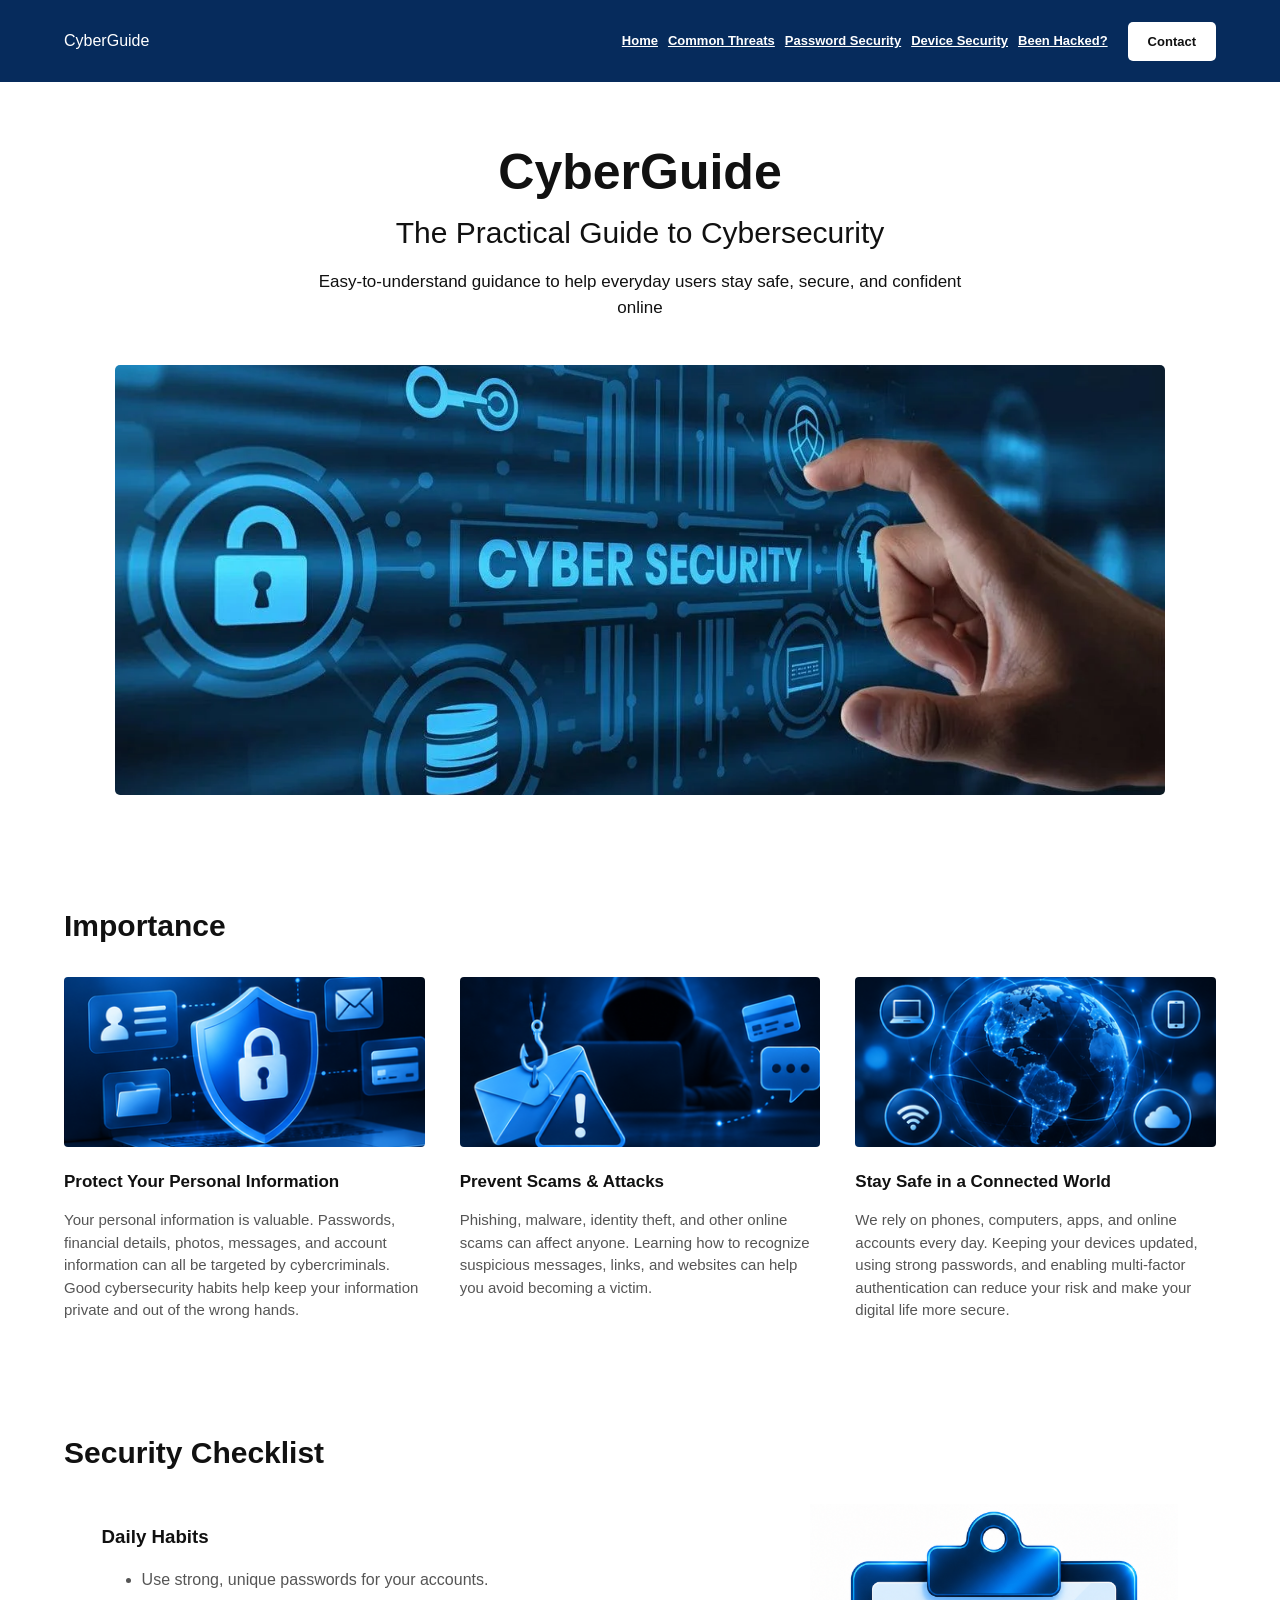
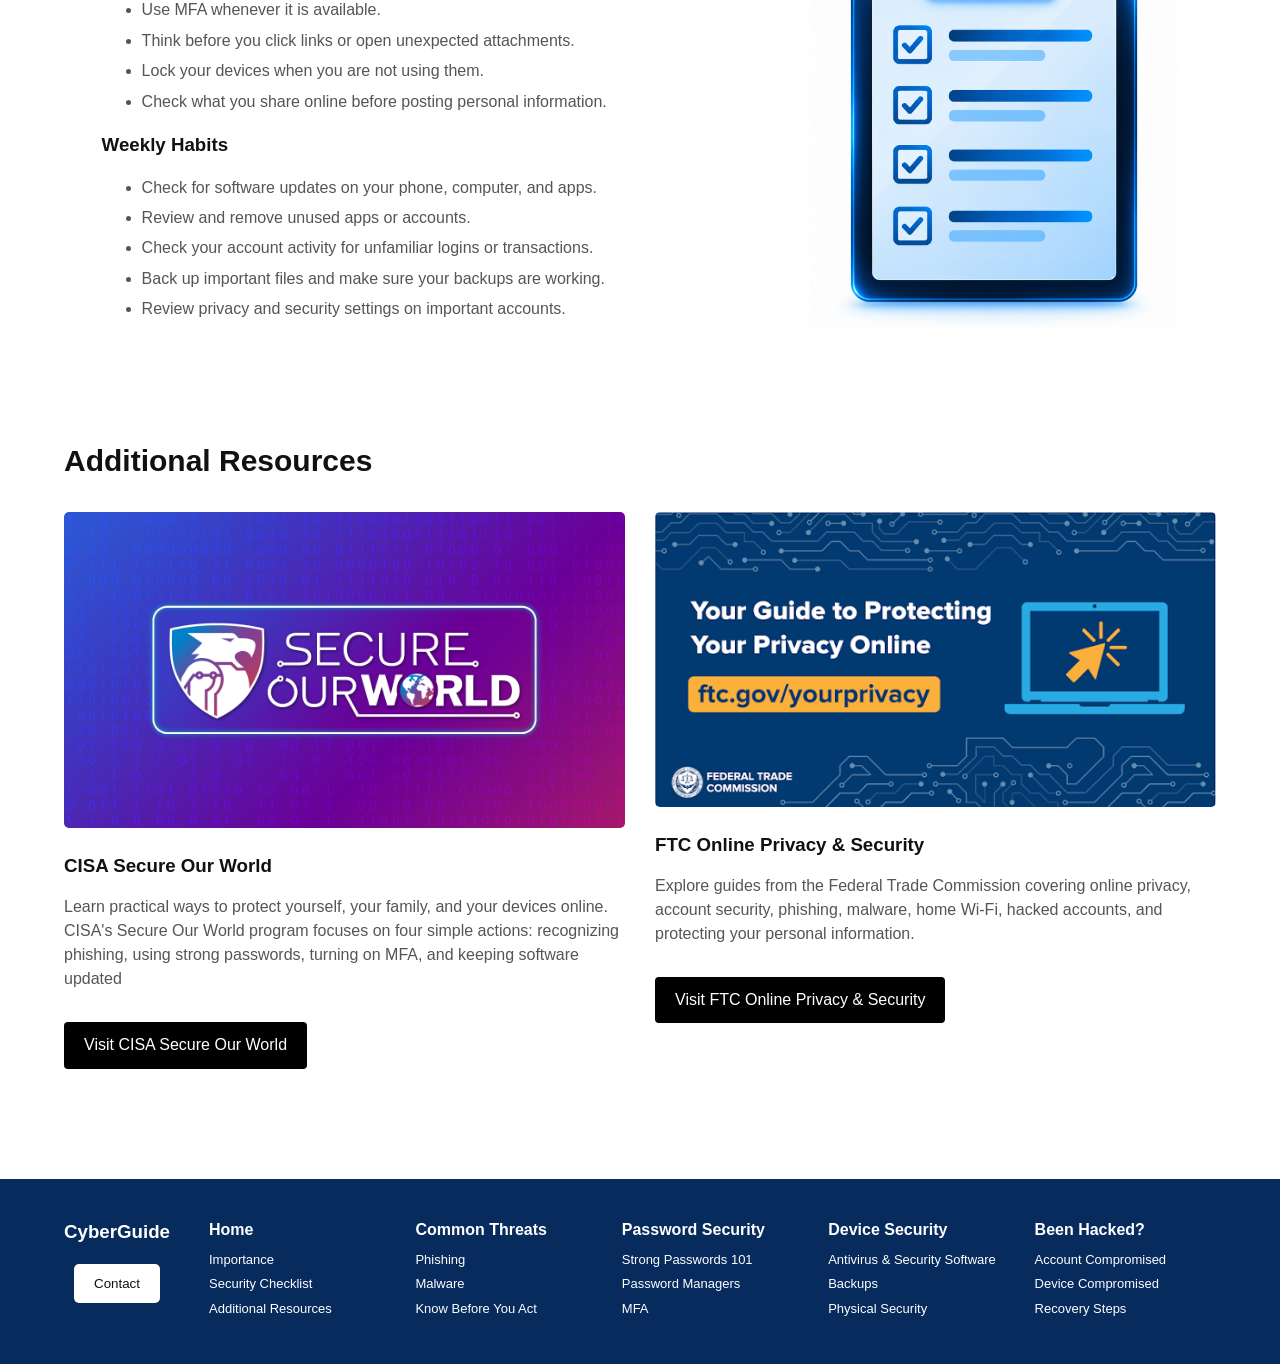
<file: index.html>
<!DOCTYPE html>
<html lang="en">

<head>
    <meta charset="UTF-8">
    <meta name="viewport" content="width=device-width, initial-scale=1.0">
    <title>CyberGuide | Home</title>

    <!-- EXTERNAL CSS -->
    <link rel="stylesheet" href="styles.css">

    <!-- INTERNAL CSS -->
    <style>
        .importance {
            padding: 60px 5% 50px;
        }

        .importance-intro {
            max-width: 800px;
            line-height: 1.5;
        }
    </style>
</head>

<body>

    <header class="navbar">

        <div class="logo">
            CyberGuide
        </div>

        <nav class="nav-links">
            <a href="index.html">Home</a>
            <a href="common-threats.html">Common Threats</a>
            <a href="password-security.html">Password Security</a>
            <a href="device-security.html">Device Security</a>
            <a href="been-hacked.html">Been Hacked?</a>

            <!-- INLINE CSS -->
            <button class="contact-button"
                    style="font-size: 13px;">
                    <a href="contact.html">Contact</a>
            </button>
        </nav>

    </header>


    <main>

        <!-- HERO -->

        <section class="hero">

            <h1>CyberGuide</h1>

            <h2>The Practical Guide to Cybersecurity</h2>

            <p>
                Easy-to-understand guidance to help everyday users
                stay safe, secure, and confident online
            </p>

            <img
                src="images/cybersecurity.png"
                alt="Cybersecurity technology"
                class="hero-image"
            >

        </section>


        <!-- IMPORTANCE -->

        <section class="importance">

            <h2 class="section-title">
                Importance
            </h2>

            <div class="card-container">

                <article class="card">

                    <img
                        src="images/protectpersonalinformation.png"
                        alt="Protecting personal information"
                    >

                    <h3>
                        Protect Your Personal Information
                    </h3>

                    <p>
                        Your personal information is valuable.
                        Passwords, financial details, photos,
                        messages, and account information can all
                        be targeted by cybercriminals. Good cybersecurity 
                        habits help keep your information private and out of the wrong hands.
                    </p>

                </article>


                <article class="card">

                    <img
                        src="images/preventscams.png"
                        alt="Online scams"
                    >

                    <h3>
                        Prevent Scams & Attacks
                    </h3>

                    <p>
                        Phishing, malware, identity theft, and
                        other online scams can affect anyone.
                        Learning how to recognize suspicious
                        messages, links, and websites can help 
                        you avoid becoming a victim.
                    </p>

                </article>


                <article class="card">

                    <img
                        src="images/connectedworld.png"
                        alt="Connected digital world"
                    >

                    <h3>
                        Stay Safe in a Connected World
                    </h3>

                    <p>
                        We rely on phones, computers, apps, and
                        online accounts every day. Keeping your
                        devices updated, using strong passwords, 
                        and enabling multi-factor authentication
                        can reduce your risk and make your digital
                        life more secure.
                    </p>

                </article>

            </div>

        </section>


        <!-- SECURITY CHECKLIST -->

        <section class="checklist-section">

            <h2 class="section-title">
                Security Checklist
            </h2>

            <div class="checklist-content">

                <h3>Daily Habits</h3>

                <ul>
                    <li>Use strong, unique passwords for your accounts.</li>
                    <li>Use MFA whenever it is available.</li>
                    <li>Think before you click links or open unexpected attachments.</li>
                    <li>Lock your devices when you are not using them.</li>
                    <li>Check what you share online before posting personal information.</li>
                </ul>


                <h3>Weekly Habits</h3>

                <ul>
                    <li>Check for software updates on your phone, computer, and apps.</li>
                    <li>Review and remove unused apps or accounts.</li>
                    <li>Check your account activity for unfamiliar logins or transactions.</li>
                    <li>Back up important files and make sure your backups are working.</li>
                    <li>Review privacy and security settings on important accounts.</li>
                </ul>

            </div>


            <img
                src="images/checklist.png"
                alt="Cybersecurity checklist"
                class="checklist-image"
            >

        </section>


        <!-- RESOURCES -->

        <section class="resources">

            <h2 class="section-title">
                Additional Resources
            </h2>

            <div class="resource-container">

                <article class="resource">

                    <img
                        src="images/cisa.png"
                        alt="CISA Secure Our World"
                    >

                    <h3>
                        CISA Secure Our World
                    </h3>

                    <p>
                        Learn practical ways to protect yourself,
                        your family, and your devices online. CISA's
                        Secure Our World program focuses on four simple 
                        actions: recognizing phishing, using strong passwords, 
                        turning on MFA, and keeping software updated
                    </p>

                    <a href="https://www.cisa.gov/secure-our-world" class="resource-button">
                        Visit CISA Secure Our World
                    </a>

                </article>


                <article class="resource">

                    <img
                        src="images/ftc.png"
                        alt="FTC Online Privacy and Security"
                    >

                    <h3>
                        FTC Online Privacy & Security
                    </h3>

                    <p>
                        Explore guides from the Federal Trade Commission 
                        covering online privacy, account security, phishing, 
                        malware, home Wi-Fi, hacked accounts, and protecting 
                        your personal information.
                    </p>

                    <a href="https://consumer.ftc.gov/identity-theft-and-online-security/online-privacy-and-security" class="resource-button">
                        Visit FTC Online Privacy & Security
                    </a>

                </article>

            </div>

        </section>

    </main>


    <!-- FOOTER -->

    <footer>

        <div class="footer-content">

            <div class="footer-column">
                <h3>CyberGuide</h3>

                <button class="contact-button">
                    Contact
                </button>
            </div>


            <div class="footer-column">
                <h4>Home</h4>
                <a href="index.html">Importance</a>
                <a href="index.html">Security Checklist</a>
                <a href="index.html">Additional Resources</a>
            </div>


            <div class="footer-column">
                <h4>Common Threats</h4>
                <a href="common-threats.html">Phishing</a>
                <a href="common-threats.html">Malware</a>
                <a href="common-threats.html">Know Before You Act</a>
            </div>


            <div class="footer-column">
                <h4>Password Security</h4>
                <a href="password-security.html">Strong Passwords 101</a>
                <a href="password-security.html">Password Managers</a>
                <a href="password-security.html">MFA</a>
            </div>


            <div class="footer-column">
                <h4>Device Security</h4>
                <a href="device-security.html">Antivirus &amp; Security Software</a>
                <a href="device-security.html">Backups</a>
                <a href="device-security.html">Physical Security</a>
            </div>


            <div class="footer-column">
                <h4>Been Hacked?</h4>
                <a href="been-hacked.html">Account Compromised</a>
                <a href="been-hacked.html">Device Compromised</a>
                <a href="been-hacked.html">Recovery Steps</a>
            </div>

        </div>

    </footer>

</body>
</html>
</file>
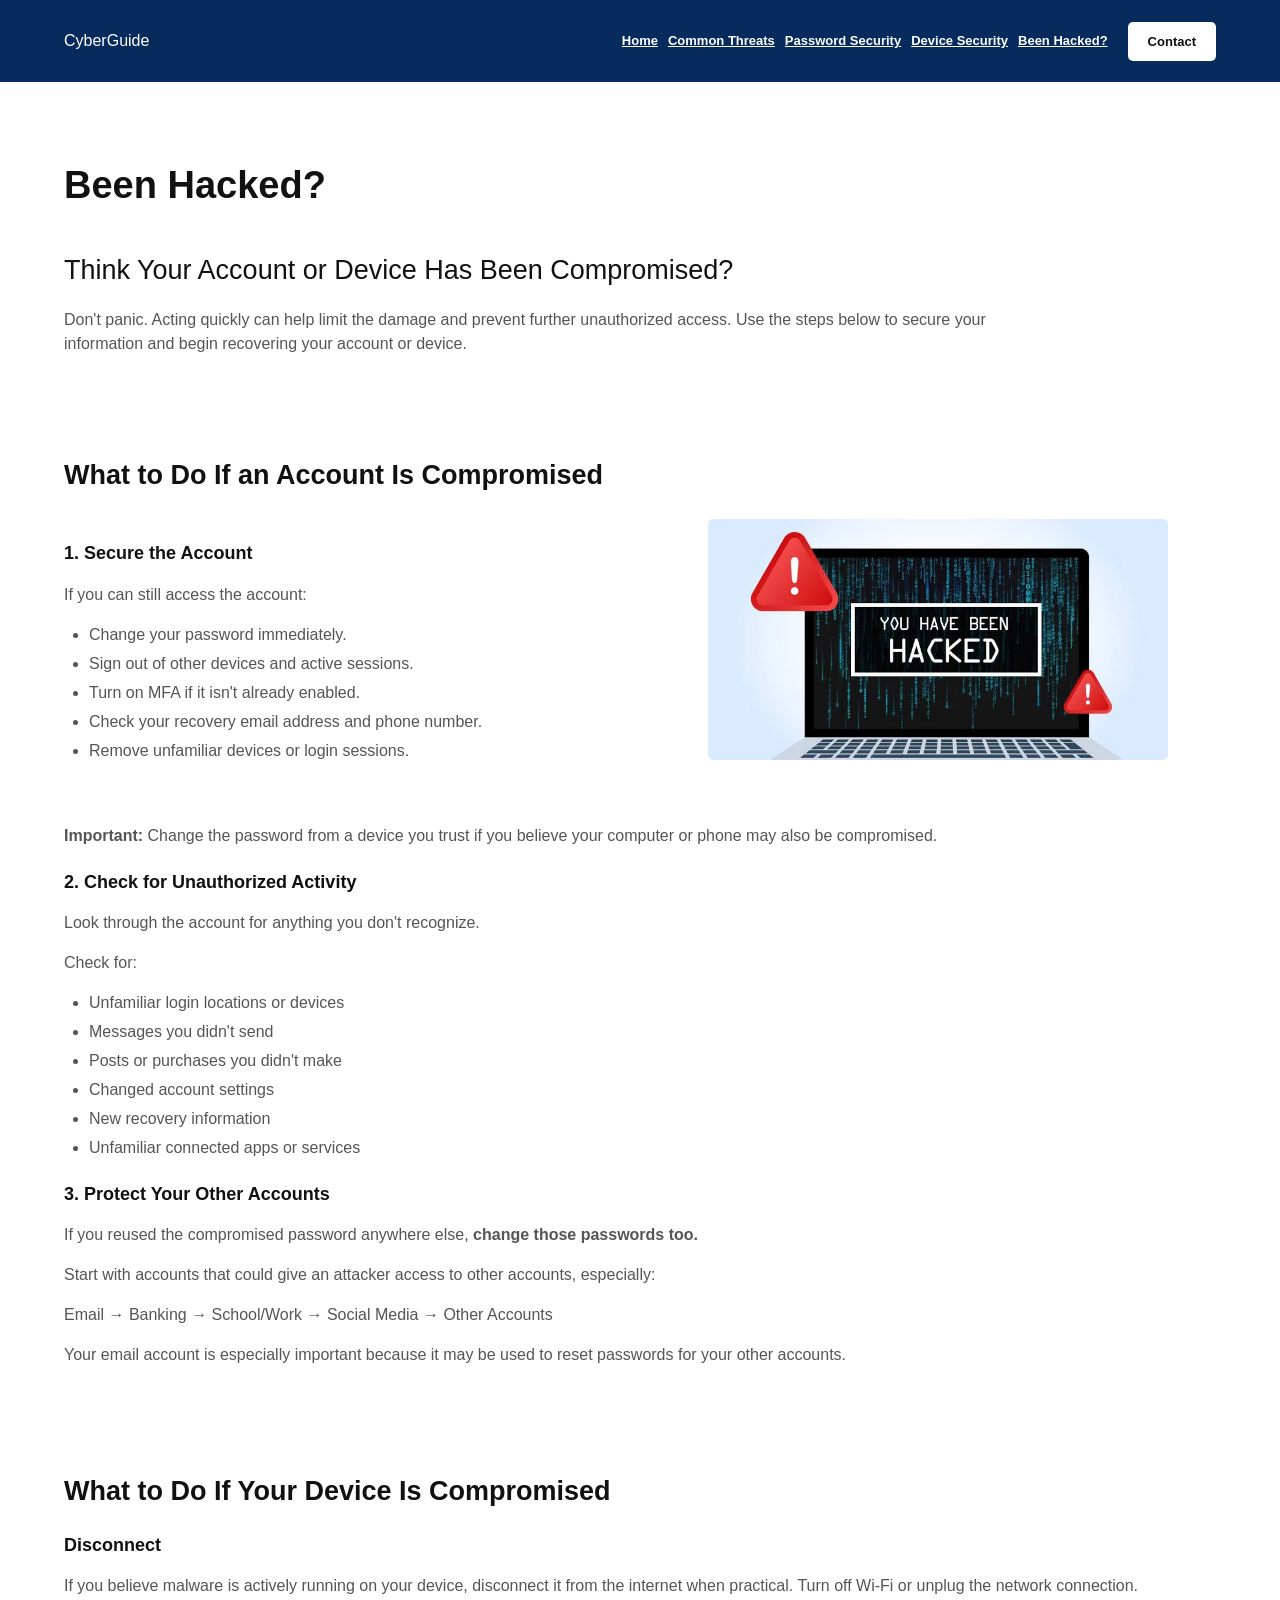
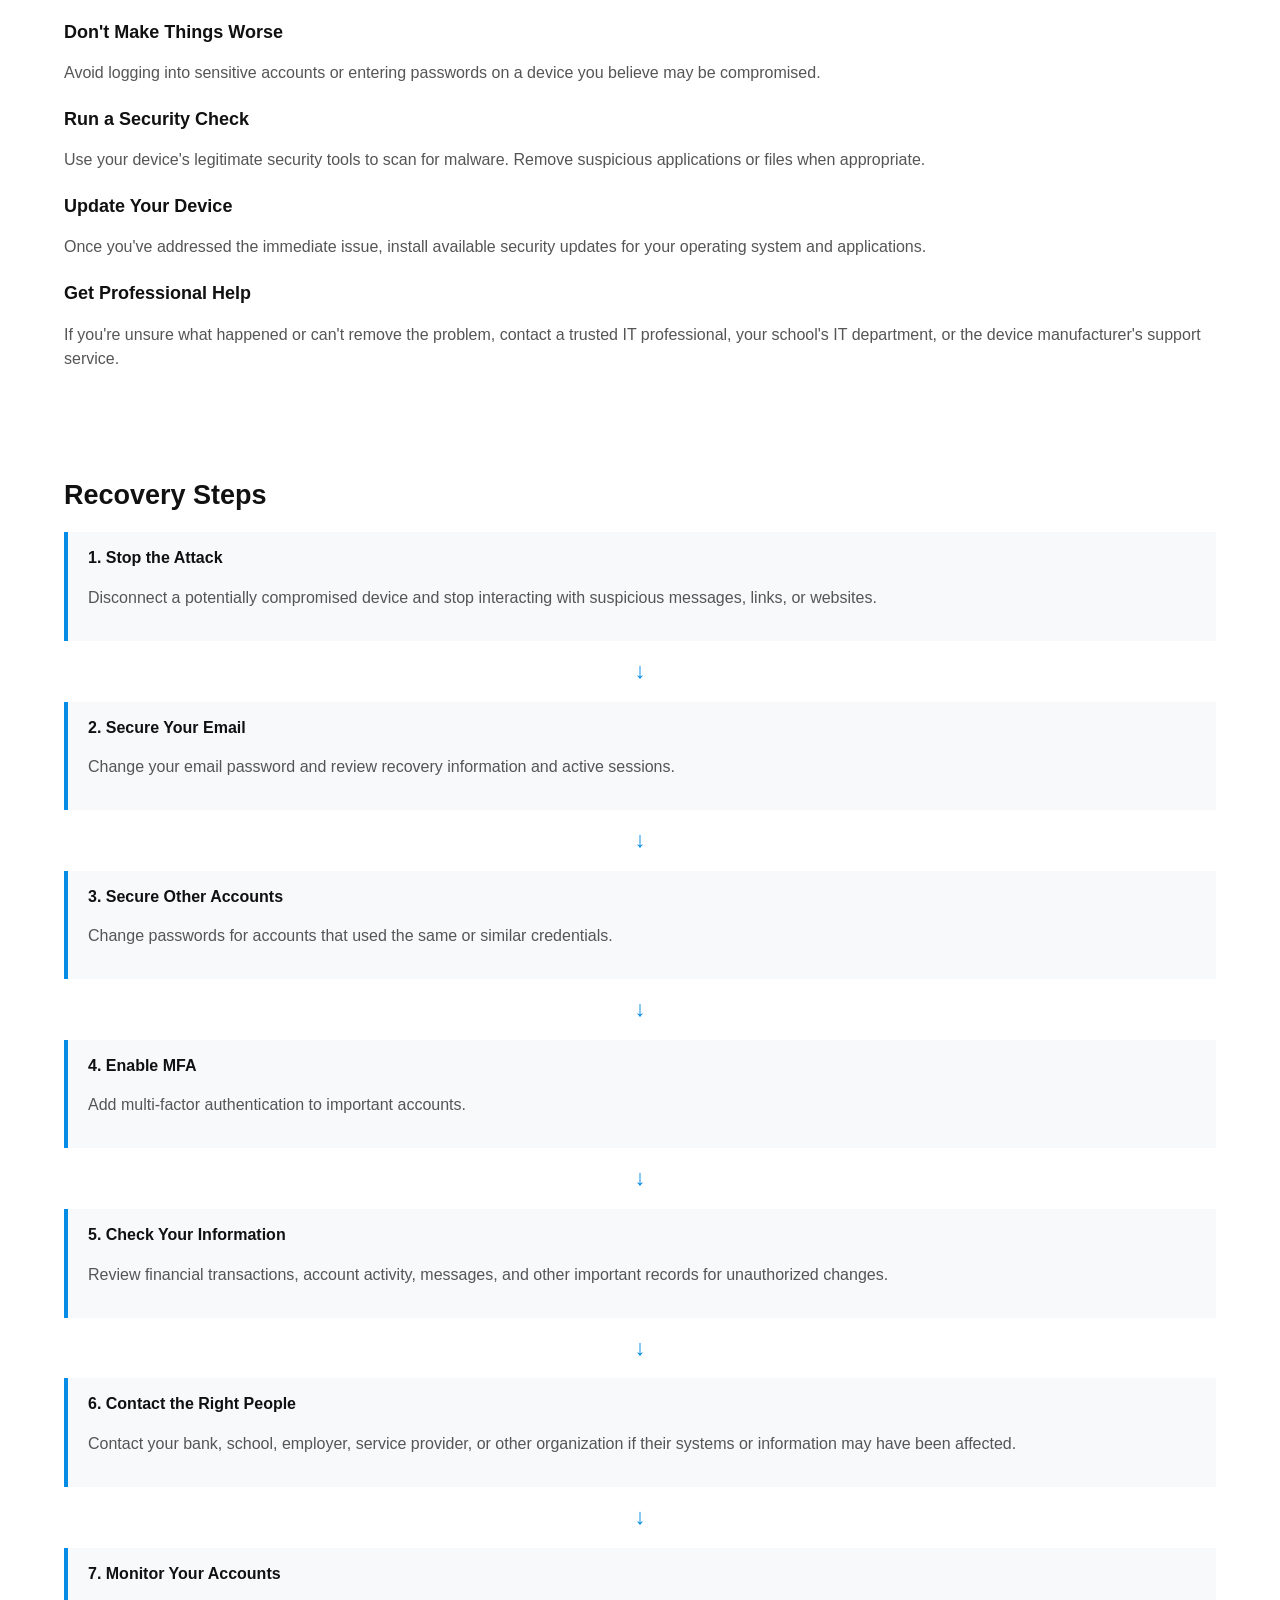
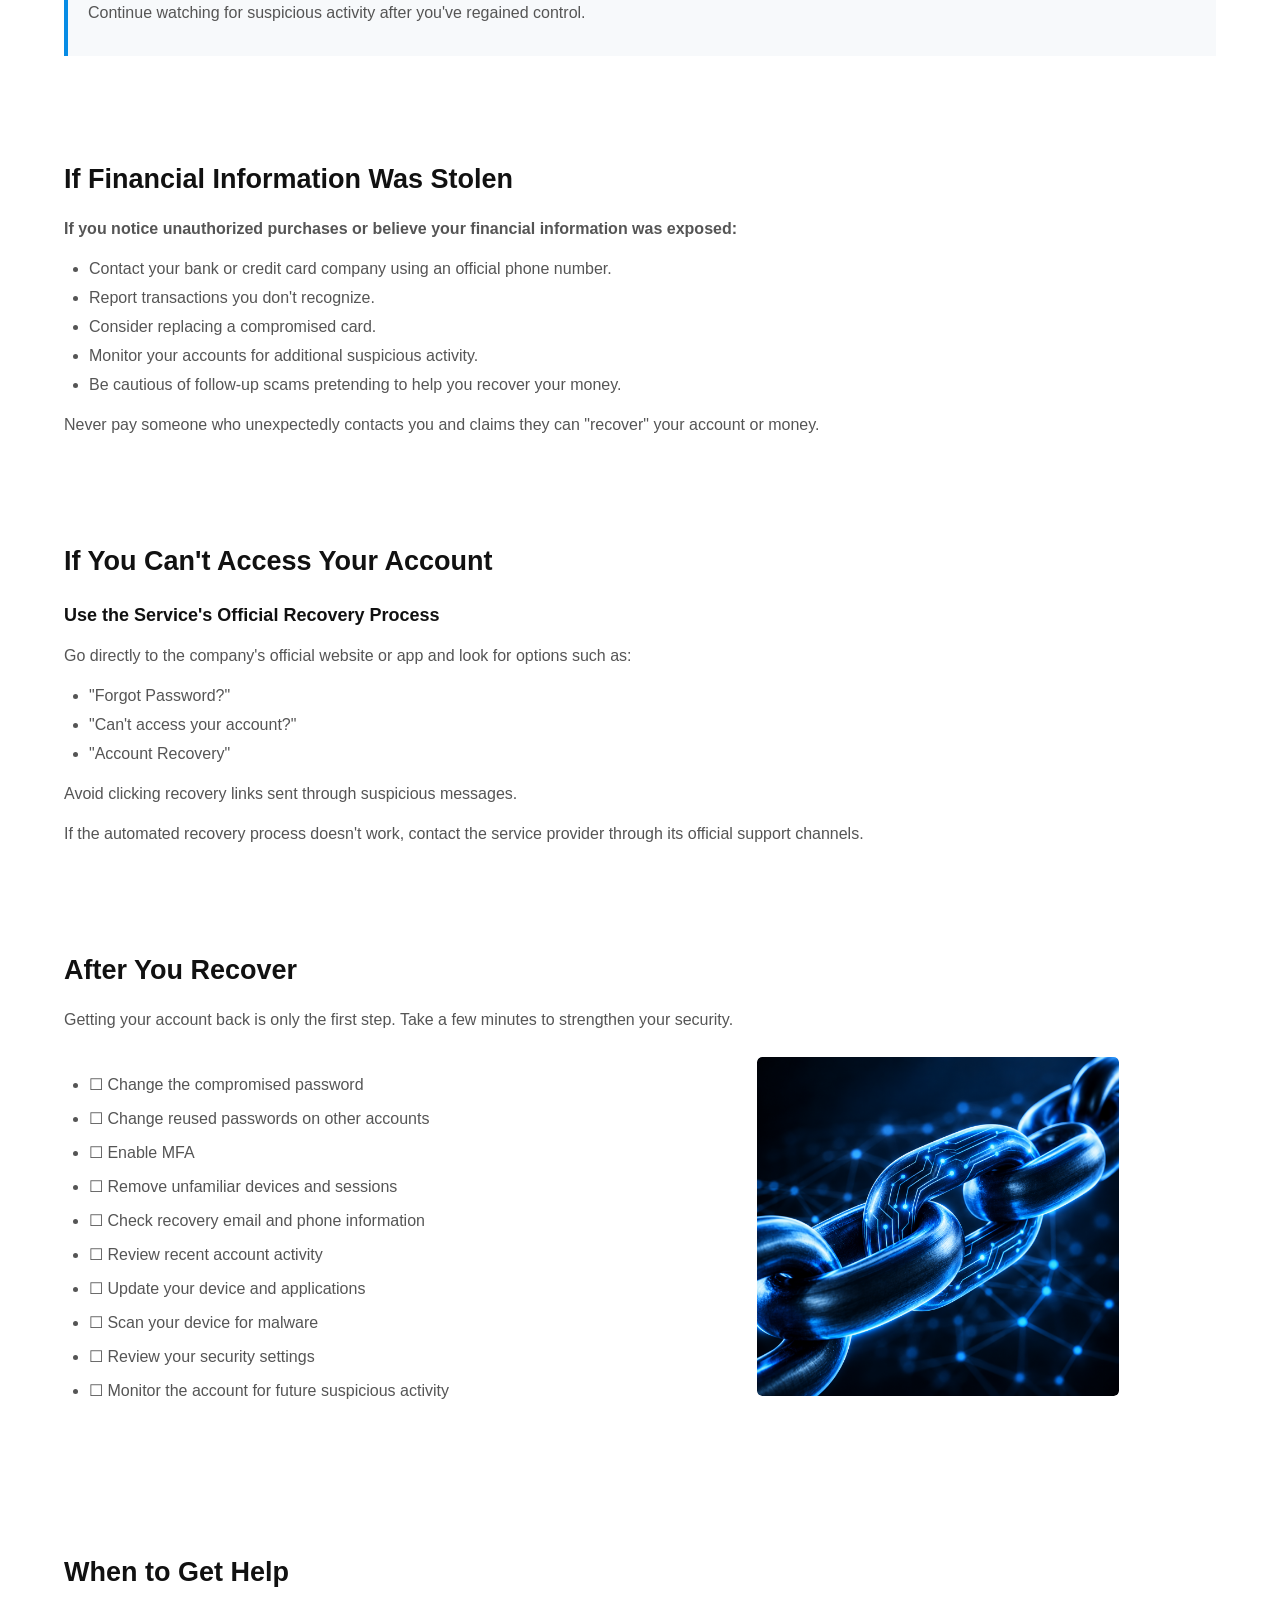
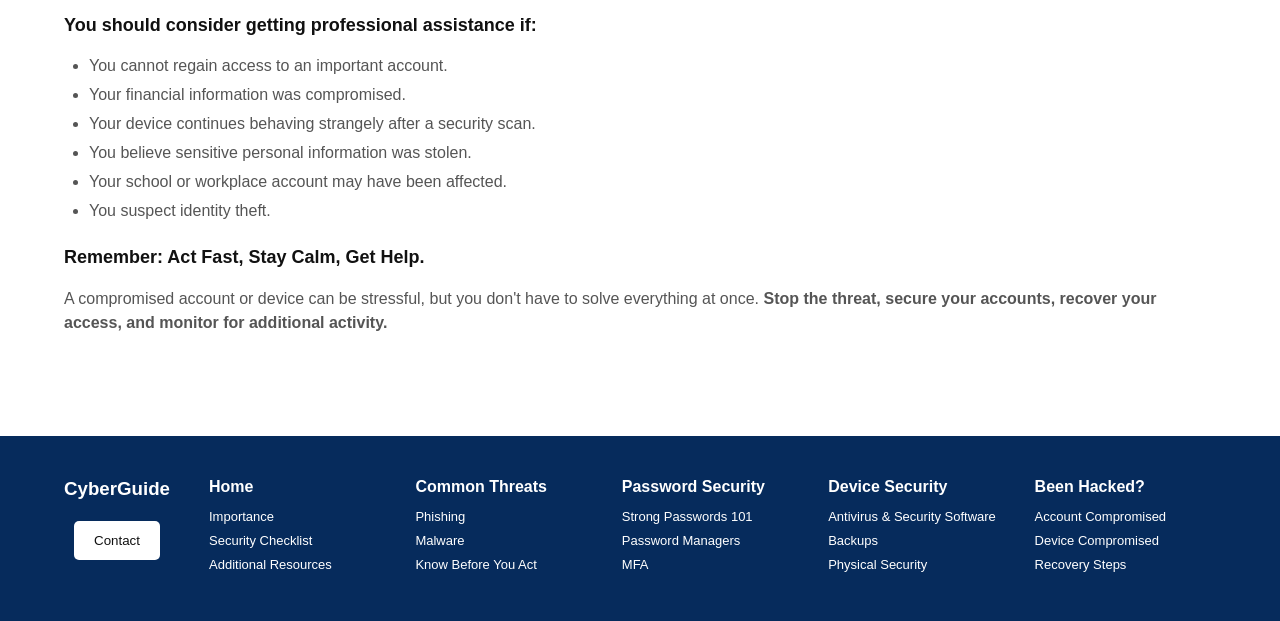
<file: been-hacked.html>
<!DOCTYPE html>
<html lang="en">

<head>
    <meta charset="UTF-8">
    <meta name="viewport" content="width=device-width, initial-scale=1.0">
    <title>CyberGuide | Been Hacked?</title>

    <!-- EXTERNAL CSS -->
    <link rel="stylesheet" href="styles.css">

    <!-- INTERNAL CSS -->
    <style>
        .importance {
            padding: 20px 5% 50px;
        }

        .importance-intro {
            max-width: 800px;
            line-height: 1.5;
        }
    </style>
</head>

<body>

    <header class="navbar">

        <div class="logo">
            CyberGuide
        </div>

        <nav class="nav-links">
            <a href="index.html">Home</a>
            <a href="common-threats.html">Common Threats</a>
            <a href="password-security.html">Password Security</a>
            <a href="device-security.html">Device Security</a>
            <a href="been-hacked.html">Been Hacked?</a>

            <!-- INLINE CSS -->
            <button class="contact-button"
                    style="font-size: 13px;">
                    <a href="contact.html">Contact</a>
            </button>
        </nav>

    </header>


    <!-- MAIN CONTENT -->
    <main class="content">

        <section class="page-header">

            <h1>Been Hacked?</h1>

            <h2>Think Your Account or Device Has Been Compromised?</h2>

            <p>
                Don't panic. Acting quickly can help limit the damage and
                prevent further unauthorized access. Use the steps below to
                secure your information and begin recovering your account
                or device.
            </p>

        </section>


        <!-- ACCOUNT COMPROMISED -->

        <section class="hack-section">

            <h2>
                What to Do If an Account Is Compromised
            </h2>

            <div class="info-grid">

                <div>

                    <h3>1. Secure the Account</h3>

                    <p>
                        If you can still access the account:
                    </p>

                    <ul>
                        <li>Change your password immediately.</li>
                        <li>Sign out of other devices and active sessions.</li>
                        <li>Turn on MFA if it isn't already enabled.</li>
                        <li>Check your recovery email address and phone number.</li>
                        <li>Remove unfamiliar devices or login sessions.</li>
                    </ul>

                </div>

                <div>
                    <div class="hack-visual">
                        <img
                        src="images/beenhacked.jpeg"
                        alt="You have been hacked"
                        >
                    </div>
                </div>

            </div>

            <p>
                <strong>Important:</strong>
                Change the password from a device you trust if you believe
                your computer or phone may also be compromised.
            </p>


            <h3>2. Check for Unauthorized Activity</h3>

            <p>
                Look through the account for anything you don't recognize.
            </p>

            <p>Check for:</p>

            <ul>
                <li>Unfamiliar login locations or devices</li>
                <li>Messages you didn't send</li>
                <li>Posts or purchases you didn't make</li>
                <li>Changed account settings</li>
                <li>New recovery information</li>
                <li>Unfamiliar connected apps or services</li>
            </ul>


            <h3>3. Protect Your Other Accounts</h3>

            <p>
                If you reused the compromised password anywhere else,
                <strong>change those passwords too.</strong>
            </p>

            <p>
                Start with accounts that could give an attacker access
                to other accounts, especially:
            </p>

            <p>
                Email → Banking → School/Work → Social Media → Other Accounts
            </p>

            <p>
                Your email account is especially important because it
                may be used to reset passwords for your other accounts.
            </p>

        </section>


        <!-- DEVICE COMPROMISED -->

        <section class="hack-section">

            <h2>
                What to Do If Your Device Is Compromised
            </h2>

            <h3>Disconnect</h3>

            <p>
                If you believe malware is actively running on your device,
                disconnect it from the internet when practical. Turn off
                Wi-Fi or unplug the network connection.
            </p>

            <h3>Don't Make Things Worse</h3>

            <p>
                Avoid logging into sensitive accounts or entering passwords
                on a device you believe may be compromised.
            </p>

            <h3>Run a Security Check</h3>

            <p>
                Use your device's legitimate security tools to scan for
                malware. Remove suspicious applications or files when
                appropriate.
            </p>

            <h3>Update Your Device</h3>

            <p>
                Once you've addressed the immediate issue, install
                available security updates for your operating system
                and applications.
            </p>

            <h3>Get Professional Help</h3>

            <p>
                If you're unsure what happened or can't remove the
                problem, contact a trusted IT professional, your school's
                IT department, or the device manufacturer's support service.
            </p>

        </section>


        <!-- RECOVERY -->

        <section class="hack-section">

            <h2>Recovery Steps</h2>

            <div class="recovery-step">
                <strong>1. Stop the Attack</strong>
                <p>
                    Disconnect a potentially compromised device and stop
                    interacting with suspicious messages, links, or websites.
                </p>
            </div>

            <div class="recovery-arrow">↓</div>

            <div class="recovery-step">
                <strong>2. Secure Your Email</strong>
                <p>
                    Change your email password and review recovery
                    information and active sessions.
                </p>
            </div>

            <div class="recovery-arrow">↓</div>

            <div class="recovery-step">
                <strong>3. Secure Other Accounts</strong>
                <p>
                    Change passwords for accounts that used the same
                    or similar credentials.
                </p>
            </div>

            <div class="recovery-arrow">↓</div>

            <div class="recovery-step">
                <strong>4. Enable MFA</strong>
                <p>
                    Add multi-factor authentication to important accounts.
                </p>
            </div>

            <div class="recovery-arrow">↓</div>

            <div class="recovery-step">
                <strong>5. Check Your Information</strong>
                <p>
                    Review financial transactions, account activity,
                    messages, and other important records for unauthorized changes.
                </p>
            </div>

            <div class="recovery-arrow">↓</div>

            <div class="recovery-step">
                <strong>6. Contact the Right People</strong>
                <p>
                    Contact your bank, school, employer, service provider,
                    or other organization if their systems or information
                    may have been affected.
                </p>
            </div>

            <div class="recovery-arrow">↓</div>

            <div class="recovery-step">
                <strong>7. Monitor Your Accounts</strong>
                <p>
                    Continue watching for suspicious activity after
                    you've regained control.
                </p>
            </div>

        </section>


        <!-- FINANCIAL INFORMATION -->

        <section class="hack-section">

            <h2>
                If Financial Information Was Stolen
            </h2>

            <p>
                <strong>
                    If you notice unauthorized purchases or believe
                    your financial information was exposed:
                </strong>
            </p>

            <ul>
                <li>Contact your bank or credit card company using an official phone number.</li>
                <li>Report transactions you don't recognize.</li>
                <li>Consider replacing a compromised card.</li>
                <li>Monitor your accounts for additional suspicious activity.</li>
                <li>Be cautious of follow-up scams pretending to help you recover your money.</li>
            </ul>

            <p>
                Never pay someone who unexpectedly contacts you and claims
                they can "recover" your account or money.
            </p>

        </section>


        <!-- ACCOUNT ACCESS -->

        <section class="hack-section">

            <h2>
                If You Can't Access Your Account
            </h2>

            <h3>Use the Service's Official Recovery Process</h3>

            <p>
                Go directly to the company's official website or app
                and look for options such as:
            </p>

            <ul>
                <li>"Forgot Password?"</li>
                <li>"Can't access your account?"</li>
                <li>"Account Recovery"</li>
            </ul>

            <p>
                Avoid clicking recovery links sent through suspicious messages.
            </p>

            <p>
                If the automated recovery process doesn't work, contact
                the service provider through its official support channels.
            </p>

        </section>


        <!-- AFTER RECOVERY -->

        <section class="hack-section">

            <h2>After You Recover</h2>

            <p>
                Getting your account back is only the first step.
                Take a few minutes to strengthen your security.
            </p>

            <div class="info-grid">

                <div>

                    <ul class="checklist">
                        <li>☐ Change the compromised password</li>
                        <li>☐ Change reused passwords on other accounts</li>
                        <li>☐ Enable MFA</li>
                        <li>☐ Remove unfamiliar devices and sessions</li>
                        <li>☐ Check recovery email and phone information</li>
                        <li>☐ Review recent account activity</li>
                        <li>☐ Update your device and applications</li>
                        <li>☐ Scan your device for malware</li>
                        <li>☐ Review your security settings</li>
                        <li>☐ Monitor the account for future suspicious activity</li>
                    </ul>

                </div>

                <div>

                    <div class="cyber-image">
                        <img
                        src="images/chains.png"
                        alt="You have been hacked"
                        >
                    </div>

                </div>

            </div>

        </section>


        <!-- WHEN TO GET HELP -->

        <section class="hack-section">

            <h2>When to Get Help</h2>

            <h3>
                You should consider getting professional assistance if:
            </h3>

            <ul>
                <li>You cannot regain access to an important account.</li>
                <li>Your financial information was compromised.</li>
                <li>Your device continues behaving strangely after a security scan.</li>
                <li>You believe sensitive personal information was stolen.</li>
                <li>Your school or workplace account may have been affected.</li>
                <li>You suspect identity theft.</li>
            </ul>

            <h3>
                Remember: Act Fast, Stay Calm, Get Help.
            </h3>

            <p>
                A compromised account or device can be stressful, but
                you don't have to solve everything at once.
                <strong>Stop the threat, secure your accounts, recover
                your access, and monitor for additional activity.</strong>
            </p>

        </section>

    </main>


    <!-- FOOTER -->

    <footer>

        <div class="footer-content">

            <div class="footer-column">
                <h3>CyberGuide</h3>

                <button class="contact-button">
                    Contact
                </button>
            </div>


            <div class="footer-column">
                <h4>Home</h4>
                <a href="index.html">Importance</a>
                <a href="index.html">Security Checklist</a>
                <a href="index.html">Additional Resources</a>
            </div>


            <div class="footer-column">
                <h4>Common Threats</h4>
                <a href="common-threats.html">Phishing</a>
                <a href="common-threats.html">Malware</a>
                <a href="common-threats.html">Know Before You Act</a>
            </div>


            <div class="footer-column">
                <h4>Password Security</h4>
                <a href="password-security.html">Strong Passwords 101</a>
                <a href="password-security.html">Password Managers</a>
                <a href="password-security.html">MFA</a>
            </div>


            <div class="footer-column">
                <h4>Device Security</h4>
                <a href="device-security.html">Antivirus &amp; Security Software</a>
                <a href="device-security.html">Backups</a>
                <a href="device-security.html">Physical Security</a>
            </div>


            <div class="footer-column">
                <h4>Been Hacked?</h4>
                <a href="been-hacked.html">Account Compromised</a>
                <a href="been-hacked.html">Device Compromised</a>
                <a href="been-hacked.html">Recovery Steps</a>
            </div>

        </div>

    </footer>

</body>
</html>
</file>
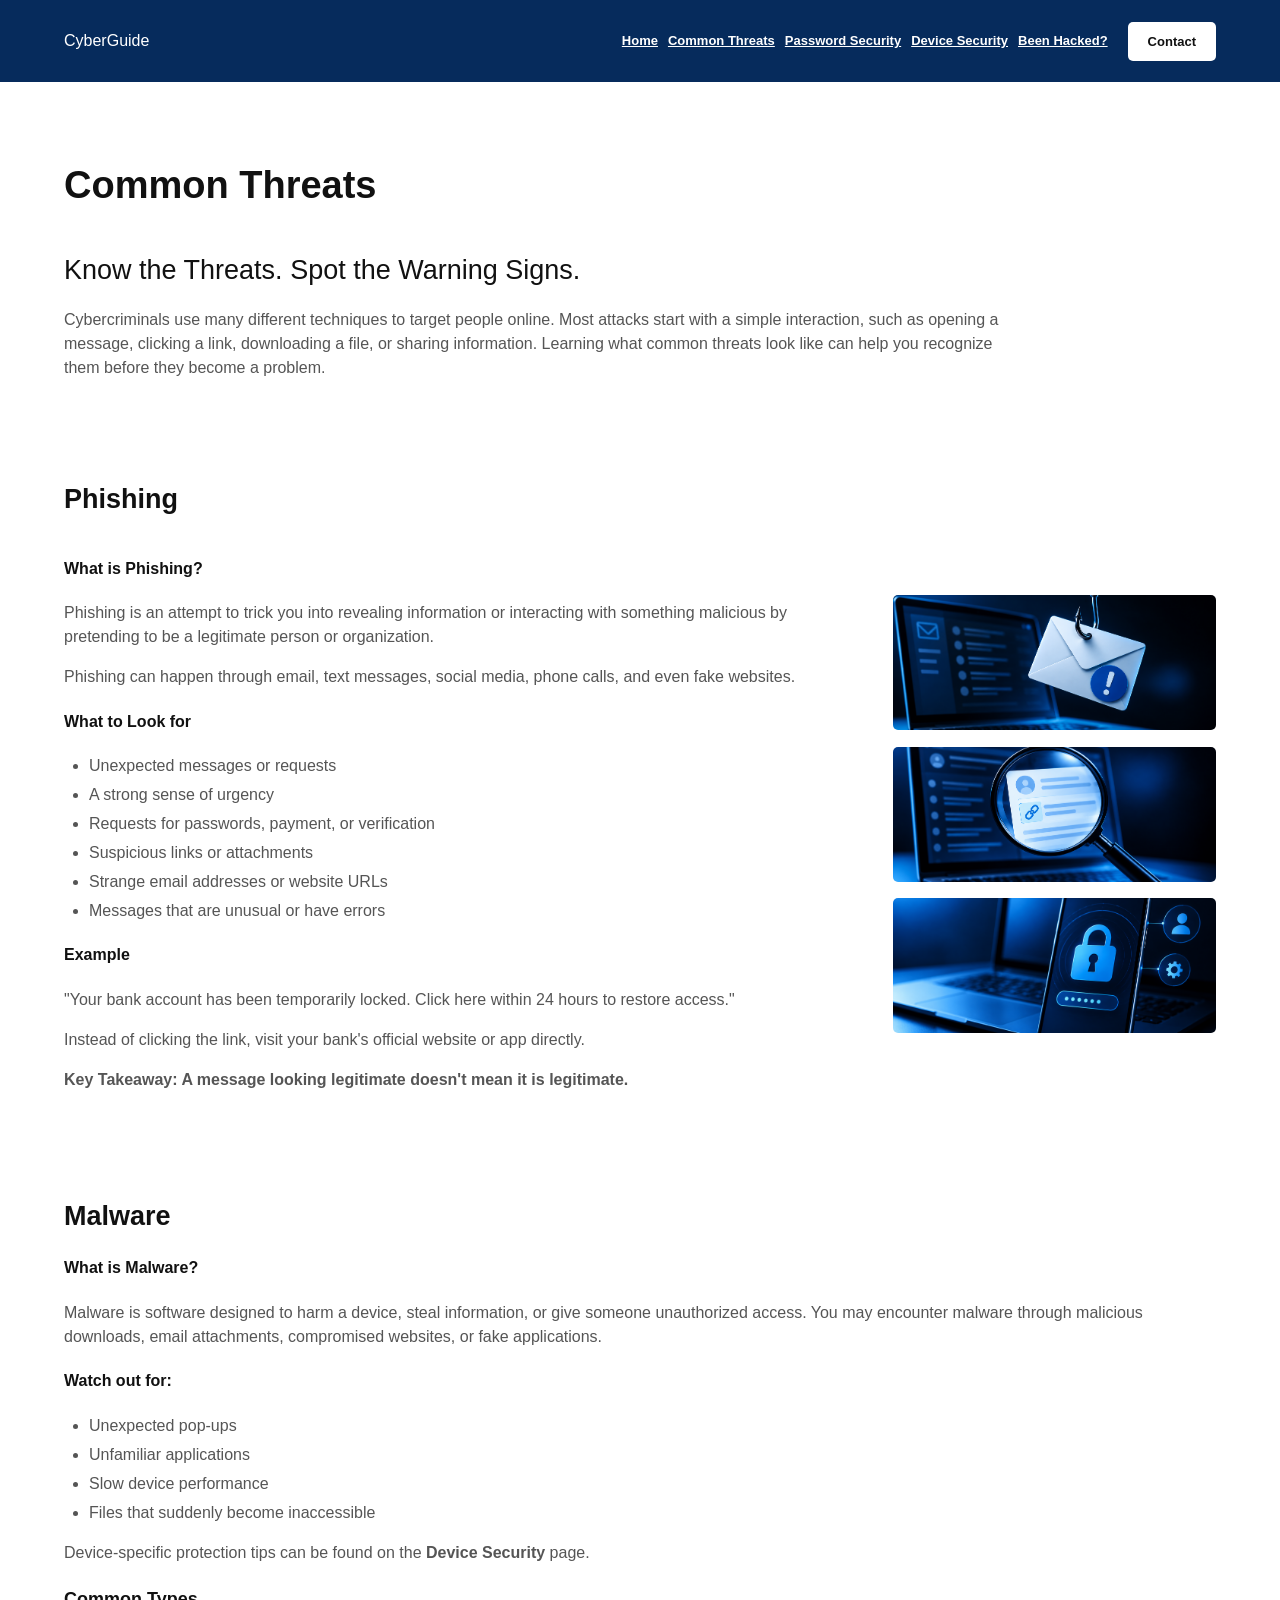
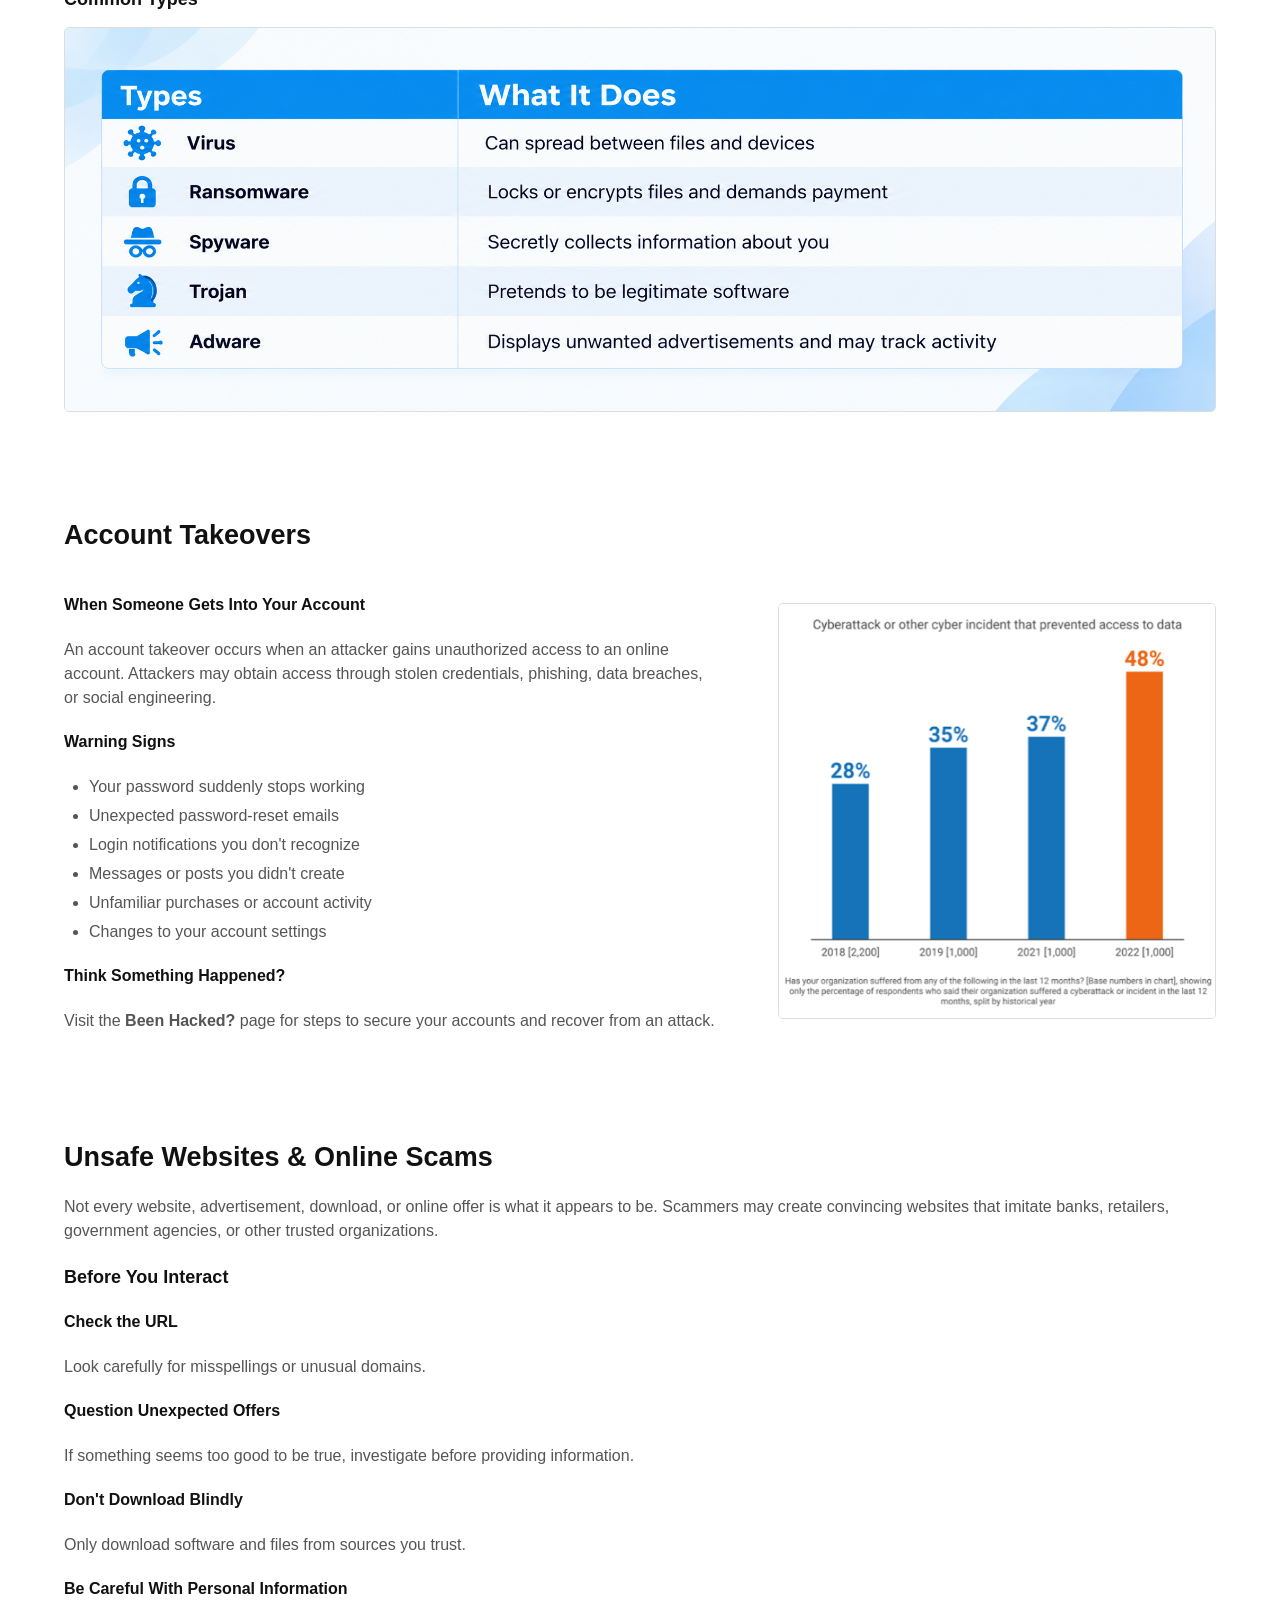
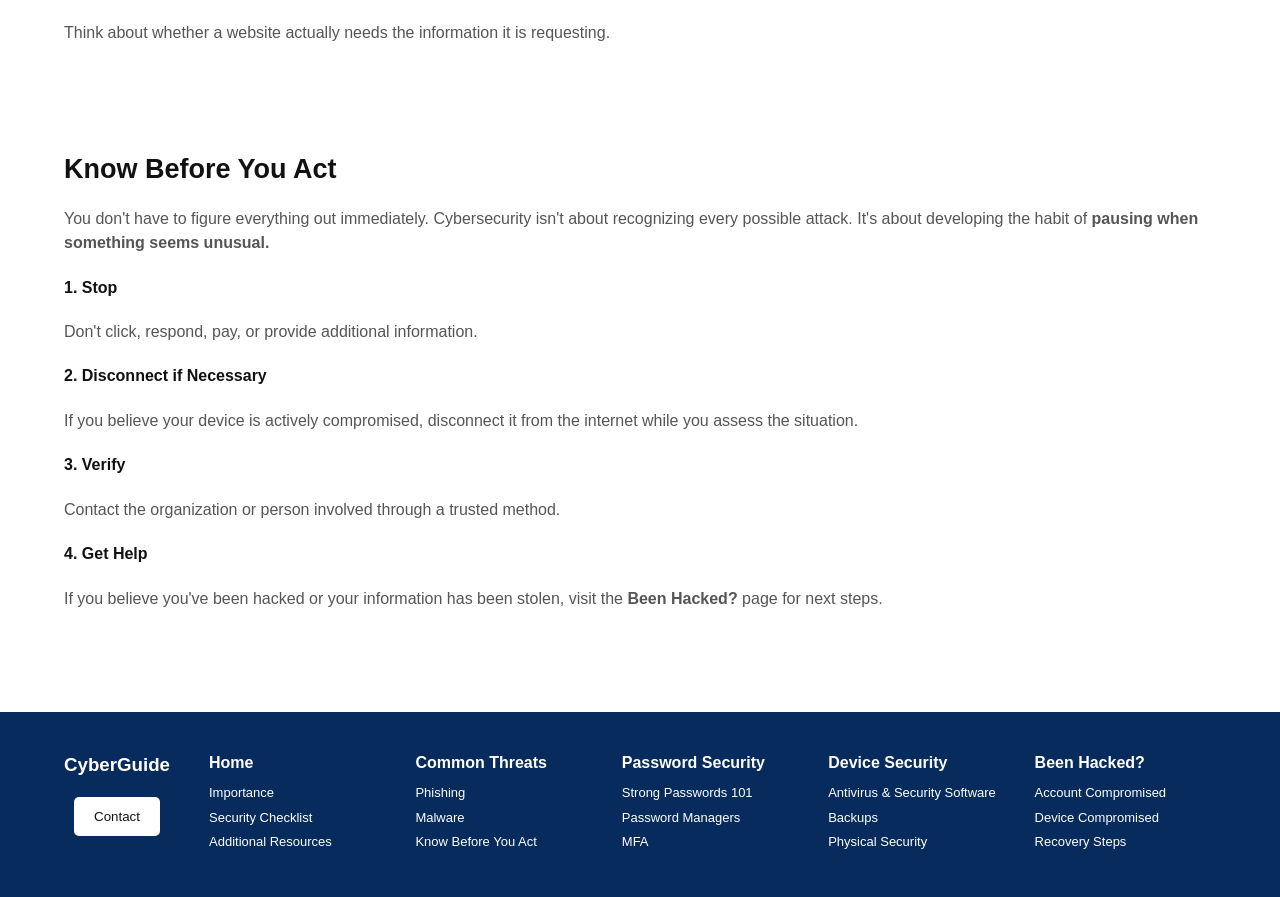
<file: common-threats.html>
<!DOCTYPE html>
<html lang="en">

<head>
    <meta charset="UTF-8">
    <meta name="viewport" content="width=device-width, initial-scale=1.0">
    <title>CyberGuide | Common Threats</title>

    <!-- EXTERNAL CSS -->
    <link rel="stylesheet" href="styles.css">

    <!-- INTERNAL CSS -->
    <style>
        .importance {
            padding: 20px 5% 50px;
        }

        .importance-intro {
            max-width: 800px;
            line-height: 1.5;
        }
    </style>
</head>

<body>

    <header class="navbar">

        <div class="logo">
            CyberGuide
        </div>

        <nav class="nav-links">
            <a href="index.html">Home</a>
            <a href="common-threats.html">Common Threats</a>
            <a href="password-security.html">Password Security</a>
            <a href="device-security.html">Device Security</a>
            <a href="been-hacked.html">Been Hacked?</a>

            <!-- INLINE CSS -->
            <button class="contact-button"
                    style="font-size: 13px;">
                    <a href="contact.html">Contact</a>
            </button>
        </nav>

    </header>

    <main class="content">

        <!-- PAGE INTRODUCTION -->

        <section class="page-header">

            <h1>
                Common Threats
            </h1>

            <h2>
                Know the Threats. Spot the Warning Signs.
            </h2>

            <p>
                Cybercriminals use many different techniques to target
                people online. Most attacks start with a simple
                interaction, such as opening a message, clicking a link,
                downloading a file, or sharing information. Learning what
                common threats look like can help you recognize them
                before they become a problem.
            </p>

        </section>


        <!-- PHISHING -->

        <section class="threat-section">

            <h2>
                Phishing
            </h2>

            <div class="threat-content">

                <div class="threat-text">

                    <h4>
                        What is Phishing?
                    </h4>

                    <p>
                        Phishing is an attempt to trick you into revealing
                        information or interacting with something malicious
                        by pretending to be a legitimate person or
                        organization.
                    </p>

                    <p>
                        Phishing can happen through email, text messages,
                        social media, phone calls, and even fake websites.
                    </p>


                    <h4>
                        What to Look for
                    </h4>

                    <ul>
                        <li>Unexpected messages or requests</li>
                        <li>A strong sense of urgency</li>
                        <li>Requests for passwords, payment, or verification</li>
                        <li>Suspicious links or attachments</li>
                        <li>Strange email addresses or website URLs</li>
                        <li>Messages that are unusual or have errors</li>
                    </ul>


                    <h4>
                        Example
                    </h4>

                    <p>
                        "Your bank account has been temporarily locked.
                        Click here within 24 hours to restore access."
                    </p>

                    <p>
                        Instead of clicking the link, visit your bank's
                        official website or app directly.
                    </p>


                    <!-- INLINE CSS -->
                    <p style="font-weight: bold;">
                        Key Takeaway: A message looking legitimate
                        doesn't mean it is legitimate.
                    </p>

                </div>


                <div class="threat-images">

                    <img
                        src="images/phishing2.png"
                        alt="Phishing email"
                    >

                    <img
                        src="images/phishing3.png"
                        alt="Warning signs of phishing"
                    >

                    <img
                        src="images/phishing1.png"
                        alt="Phishing on a mobile device"
                    >

                </div>

            </div>

        </section>


        <!-- MALWARE -->

        <section class="threat-section">

            <h2>
                Malware
            </h2>

            <h4>
                What is Malware?
            </h4>

            <p>
                Malware is software designed to harm a device,
                steal information, or give someone unauthorized
                access. You may encounter malware through malicious
                downloads, email attachments, compromised websites,
                or fake applications.
            </p>

            <h4>
                Watch out for:
            </h4>

            <ul>
                <li>Unexpected pop-ups</li>
                <li>Unfamiliar applications</li>
                <li>Slow device performance</li>
                <li>Files that suddenly become inaccessible</li>
            </ul>

            <p>Device-specific protection tips can be found on the <strong>Device Security</strong> page.</p>


            <h3>
                Common Types
            </h3>

            <img
                src="images/malwaretypes.png"
                alt="Malware Types"
                class="section-diagram"
            >

        </section>


        <!-- ACCOUNT TAKEOVERS -->

        <section class="threat-section">

            <h2>
                Account Takeovers
            </h2>

            <div class="threat-content">

                <div class="threat-text threat-text-narrow">

                    <h4>
                        When Someone Gets Into Your Account
                    </h4>

                    <p>
                        An account takeover occurs when an attacker gains
                        unauthorized access to an online account. Attackers
                        may obtain access through stolen credentials,
                        phishing, data breaches, or social engineering.
                    </p>


                    <h4>
                        Warning Signs
                    </h4>

                    <ul>
                        <li>Your password suddenly stops working</li>
                        <li>Unexpected password-reset emails</li>
                        <li>Login notifications you don't recognize</li>
                        <li>Messages or posts you didn't create</li>
                        <li>Unfamiliar purchases or account activity</li>
                        <li>Changes to your account settings</li>
                    </ul>


                    <h4>
                        Think Something Happened?
                    </h4>

                    <p>
                        Visit the <strong>Been Hacked?</strong> page for
                        steps to secure your accounts and recover from
                        an attack.
                    </p>

                </div>


                <div class="threat-graph">

                    <img
                        src="images/cyberattackgraph.png"
                        alt="Cyber attack graph"
                        class="section-diagram"
                    >

                </div>

            </div>

        </section>


        <!-- ONLINE SCAMS -->

        <section class="threat-section">

            <h2>
                Unsafe Websites & Online Scams
            </h2>

            <p>
                Not every website, advertisement, download, or online
                offer is what it appears to be. Scammers may create
                convincing websites that imitate banks, retailers,
                government agencies, or other trusted organizations.
            </p>


            <h3>
                Before You Interact
            </h3>

            <h4>
                Check the URL
            </h4>

            <p>
                Look carefully for misspellings or unusual domains.
            </p>


            <h4>
                Question Unexpected Offers
            </h4>

            <p>
                If something seems too good to be true, investigate
                before providing information.
            </p>


            <h4>
                Don't Download Blindly
            </h4>

            <p>
                Only download software and files from sources you trust.
            </p>


            <h4>
                Be Careful With Personal Information
            </h4>

            <p>
                Think about whether a website actually needs the
                information it is requesting.
            </p>

        </section>


        <!-- KNOW BEFORE YOU ACT -->

        <section class="threat-section">

            <h2>
                Know Before You Act
            </h2>

            <p>
                You don't have to figure everything out immediately.
                Cybersecurity isn't about recognizing every possible
                attack. It's about developing the habit of
                <strong>pausing when something seems unusual.</strong>
            </p>

            <h4>1. Stop</h4>

            <p>
                Don't click, respond, pay, or provide additional
                information.
            </p>

            <h4>2. Disconnect if Necessary</h4>

            <p>
                If you believe your device is actively compromised,
                disconnect it from the internet while you assess
                the situation.
            </p>

            <h4>3. Verify</h4>

            <p>
                Contact the organization or person involved through
                a trusted method.
            </p>

            <h4>4. Get Help</h4>

            <p>
                If you believe you've been hacked or your information
                has been stolen, visit the <strong>Been Hacked?</strong>
                page for next steps.
            </p>

        </section>

    </main>


    <!-- FOOTER -->

    <footer>

        <div class="footer-content">

            <div class="footer-column">
                <h3>CyberGuide</h3>

                <button class="contact-button">
                    Contact
                </button>
            </div>


            <div class="footer-column">
                <h4>Home</h4>
                <a href="index.html">Importance</a>
                <a href="index.html">Security Checklist</a>
                <a href="index.html">Additional Resources</a>
            </div>


            <div class="footer-column">
                <h4>Common Threats</h4>
                <a href="common-threats.html">Phishing</a>
                <a href="common-threats.html">Malware</a>
                <a href="common-threats.html">Know Before You Act</a>
            </div>


            <div class="footer-column">
                <h4>Password Security</h4>
                <a href="password-security.html">Strong Passwords 101</a>
                <a href="password-security.html">Password Managers</a>
                <a href="password-security.html">MFA</a>
            </div>


            <div class="footer-column">
                <h4>Device Security</h4>
                <a href="device-security.html">Antivirus &amp; Security Software</a>
                <a href="device-security.html">Backups</a>
                <a href="device-security.html">Physical Security</a>
            </div>


            <div class="footer-column">
                <h4>Been Hacked?</h4>
                <a href="been-hacked.html">Account Compromised</a>
                <a href="been-hacked.html">Device Compromised</a>
                <a href="been-hacked.html">Recovery Steps</a>
            </div>

        </div>

    </footer>

</body>
</html>
</file>
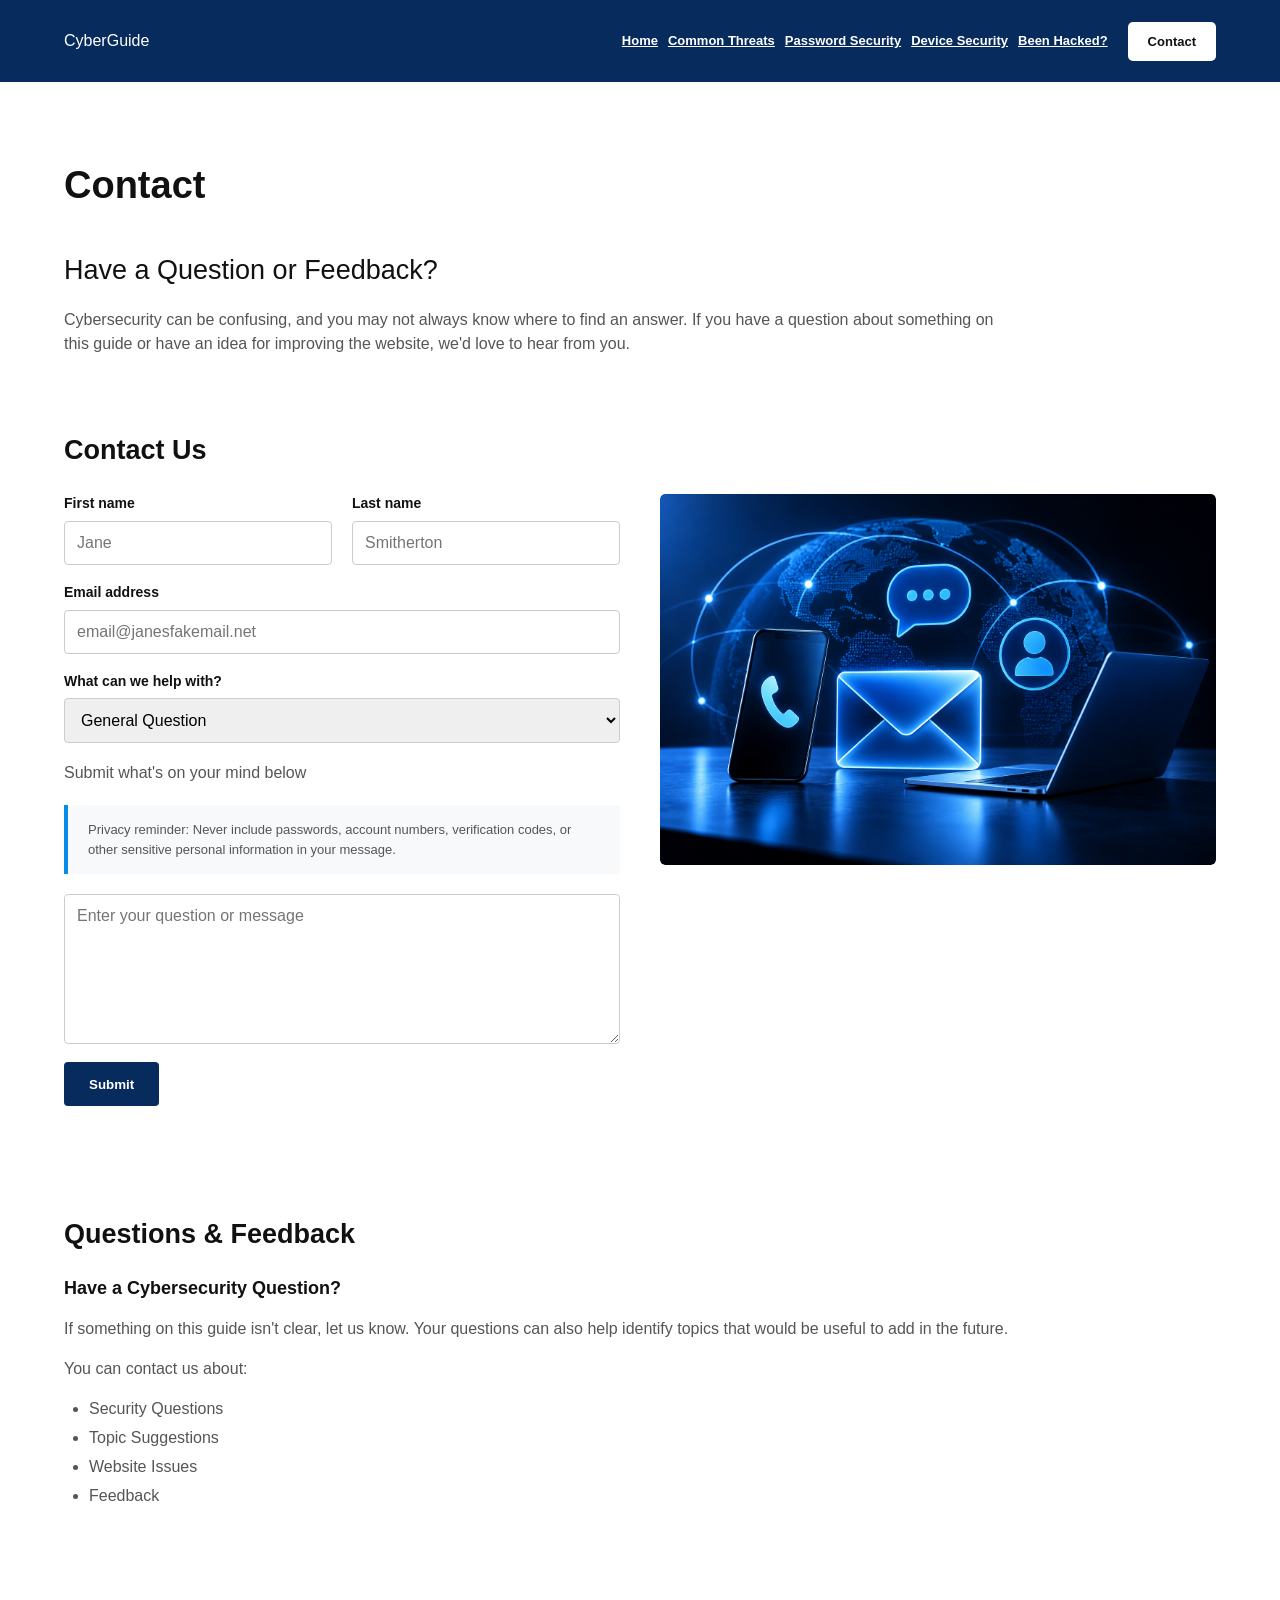
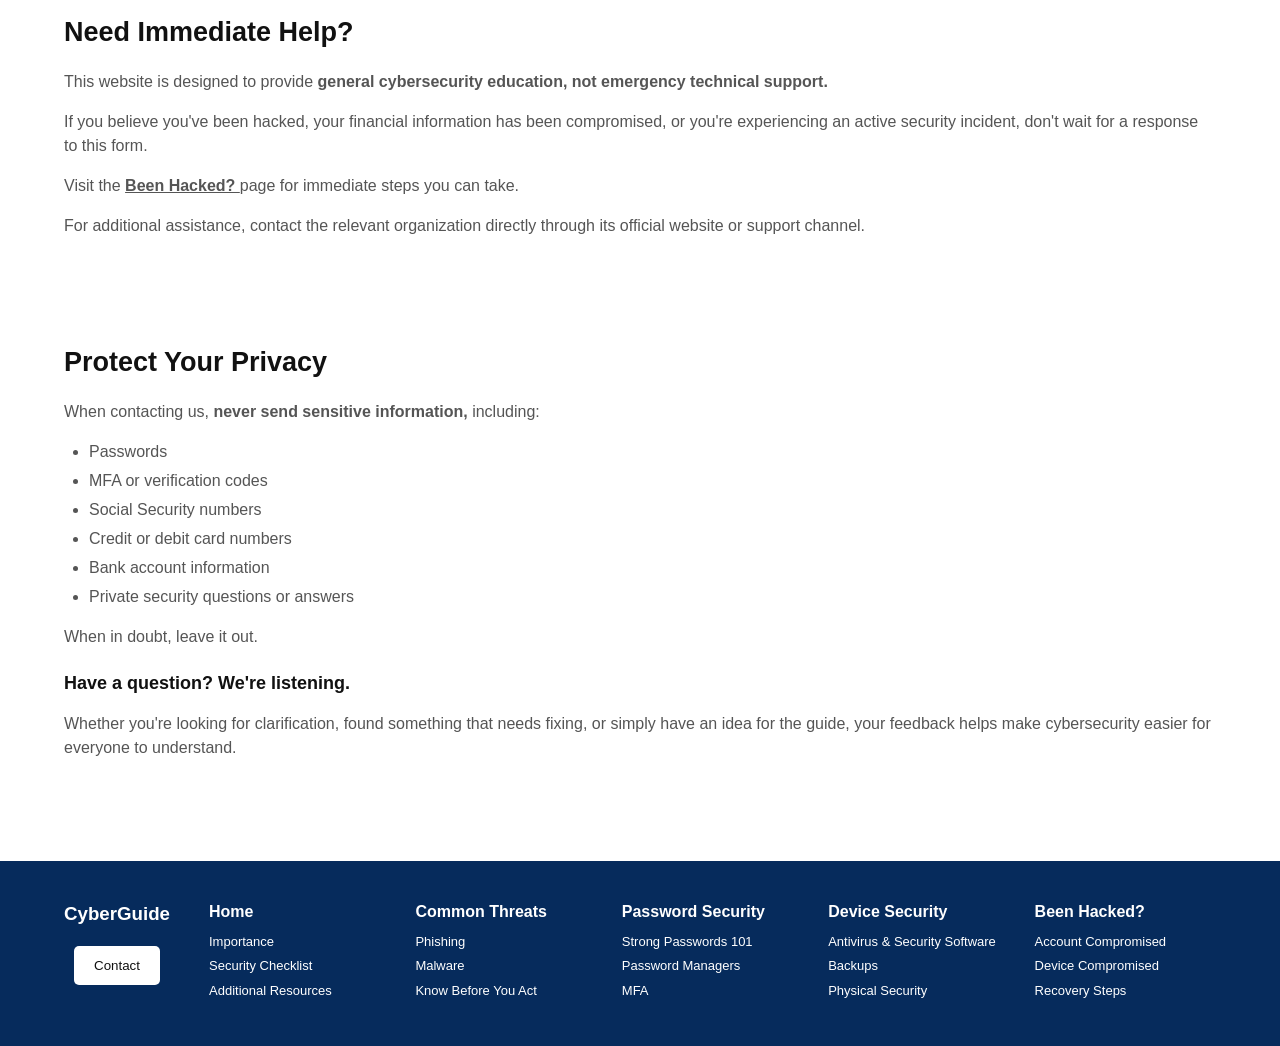
<file: contact.html>
<!DOCTYPE html>
<html lang="en">

<head>
    <meta charset="UTF-8">
    <meta name="viewport" content="width=device-width, initial-scale=1.0">
    <title>CyberGuide | Contact</title>

    <!-- EXTERNAL CSS -->
    <link rel="stylesheet" href="styles.css">

    <!-- INTERNAL CSS -->
    <style>
        .importance {
            padding: 20px 5% 50px;
        }

        .importance-intro {
            max-width: 800px;
            line-height: 1.5;
        }
    </style>
</head>

<body>

    <header class="navbar">

        <div class="logo">
            CyberGuide
        </div>

        <nav class="nav-links">
            <a href="index.html">Home</a>
            <a href="common-threats.html">Common Threats</a>
            <a href="password-security.html">Password Security</a>
            <a href="device-security.html">Device Security</a>
            <a href="been-hacked.html">Been Hacked?</a>

            <!-- INLINE CSS -->
            <button class="contact-button"
                    style="font-size: 13px;">
                    <a href="contact.html">Contact</a>
            </button>
        </nav>

    </header>


    <!-- MAIN CONTENT -->
    <main class="content">

        <section class="page-header">

            <h1>Contact</h1>

            <h2>Have a Question or Feedback?</h2>

            <p>
                Cybersecurity can be confusing, and you may not always know
                where to find an answer. If you have a question about
                something on this guide or have an idea for improving the
                website, we'd love to hear from you.
            </p>

        </section>


        <!-- CONTACT FORM -->

        <section>

            <h2>
                Contact Us
            </h2>

            <div class="info-grid">

                <div class="contact-form">

                    <form>

                        <div class="form-row">

                            <div class="form-group">

                                <label for="firstName">
                                    First name
                                </label>

                                <input
                                    type="text"
                                    id="firstName"
                                    name="firstName"
                                    placeholder="Jane">

                            </div>


                            <div class="form-group">

                                <label for="lastName">
                                    Last name
                                </label>

                                <input
                                    type="text"
                                    id="lastName"
                                    name="lastName"
                                    placeholder="Smitherton">

                            </div>

                        </div>


                        <div class="form-group">

                            <label for="email">
                                Email address
                            </label>

                            <input
                                type="email"
                                id="email"
                                name="email"
                                placeholder="email@janesfakemail.net">

                        </div>


                        <div class="form-group">

                            <label for="topic">
                                What can we help with?
                            </label>

                            <select id="topic" name="topic">

                                <option>General Question</option>
                                <option>Website Feedback</option>
                                <option>Report a Website Issue</option>
                                <option>Suggest a Topic</option>
                                <option>Other</option>

                            </select>

                        </div>


                        <p>
                            Submit what's on your mind below
                        </p>


                        <p class="privacy-note">
                            Privacy reminder: Never include passwords,
                            account numbers, verification codes, or other
                            sensitive personal information in your message.
                        </p>


                        <div class="form-group">

                            <textarea
                                name="message"
                                placeholder="Enter your question or message"></textarea>

                        </div>


                        <!-- INLINE CSS -->
                        <button
                            type="submit"
                            class="submit-button"
                            style="font-weight: bold;">

                            Submit

                        </button>

                    </form>

                </div>


                <div>

                    <div class="contact-visual">
                        <img
                        src="images/contact.png"
                        alt="Contact picture"
                        >
                    </div>

                </div>

            </div>

        </section>


        <!-- QUESTIONS -->

        <section class="hack-section">

            <h2>
                Questions & Feedback
            </h2>

            <h3>
                Have a Cybersecurity Question?
            </h3>

            <p>
                If something on this guide isn't clear, let us know.
                Your questions can also help identify topics that would
                be useful to add in the future.
            </p>

            <p>
                You can contact us about:
            </p>

            <ul>
                <li>Security Questions</li>
                <li>Topic Suggestions</li>
                <li>Website Issues</li>
                <li>Feedback</li>
            </ul>

        </section>


        <!-- IMMEDIATE HELP -->

        <section class="hack-section">

            <h2>
                Need Immediate Help?
            </h2>

            <p>
                This website is designed to provide
                <strong>general cybersecurity education,
                not emergency technical support.</strong>
            </p>

            <p>
                If you believe you've been hacked, your financial
                information has been compromised, or you're experiencing
                an active security incident, don't wait for a response
                to this form.
            </p>

            <p>
                Visit the
                <strong>
                    <a href="been-hacked.html">
                        Been Hacked?
                    </a>
                </strong>
                page for immediate steps you can take.
            </p>

            <p>
                For additional assistance, contact the relevant
                organization directly through its official website
                or support channel.
            </p>

        </section>


        <!-- PRIVACY -->

        <section class="hack-section">

            <h2>
                Protect Your Privacy
            </h2>

            <p>
                When contacting us,
                <strong>never send sensitive information,</strong>
                including:
            </p>

            <ul>
                <li>Passwords</li>
                <li>MFA or verification codes</li>
                <li>Social Security numbers</li>
                <li>Credit or debit card numbers</li>
                <li>Bank account information</li>
                <li>Private security questions or answers</li>
            </ul>

            <p>
                When in doubt, leave it out.
            </p>

            <h3>
                Have a question? We're listening.
            </h3>

            <p>
                Whether you're looking for clarification, found
                something that needs fixing, or simply have an idea
                for the guide, your feedback helps make cybersecurity
                easier for everyone to understand.
            </p>

        </section>

    </main>


    <!-- FOOTER -->

    <footer>

        <div class="footer-content">

            <div class="footer-column">
                <h3>CyberGuide</h3>

                <button class="contact-button">
                    Contact
                </button>
            </div>


            <div class="footer-column">
                <h4>Home</h4>
                <a href="index.html">Importance</a>
                <a href="index.html">Security Checklist</a>
                <a href="index.html">Additional Resources</a>
            </div>


            <div class="footer-column">
                <h4>Common Threats</h4>
                <a href="common-threats.html">Phishing</a>
                <a href="common-threats.html">Malware</a>
                <a href="common-threats.html">Know Before You Act</a>
            </div>


            <div class="footer-column">
                <h4>Password Security</h4>
                <a href="password-security.html">Strong Passwords 101</a>
                <a href="password-security.html">Password Managers</a>
                <a href="password-security.html">MFA</a>
            </div>


            <div class="footer-column">
                <h4>Device Security</h4>
                <a href="device-security.html">Antivirus &amp; Security Software</a>
                <a href="device-security.html">Backups</a>
                <a href="device-security.html">Physical Security</a>
            </div>


            <div class="footer-column">
                <h4>Been Hacked?</h4>
                <a href="been-hacked.html">Account Compromised</a>
                <a href="been-hacked.html">Device Compromised</a>
                <a href="been-hacked.html">Recovery Steps</a>
            </div>

        </div>

    </footer>

</body>
</html>
</file>
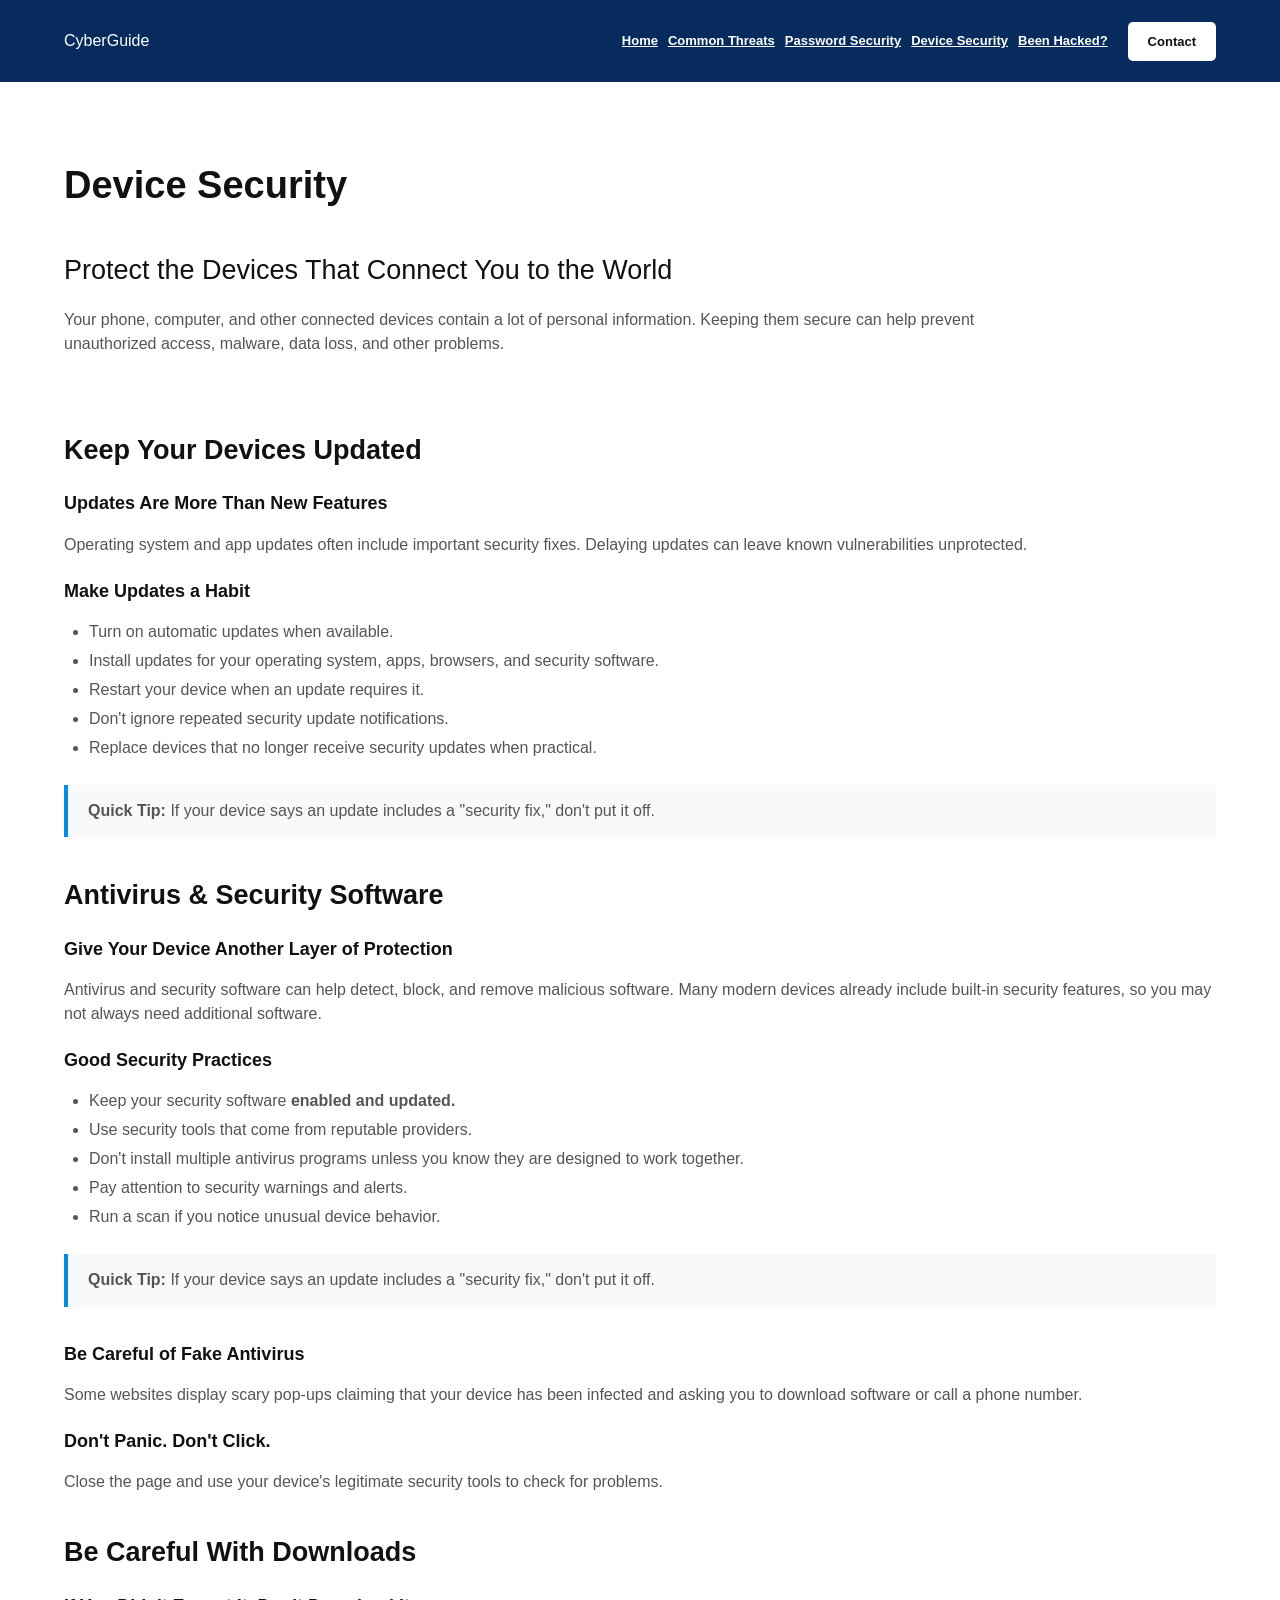
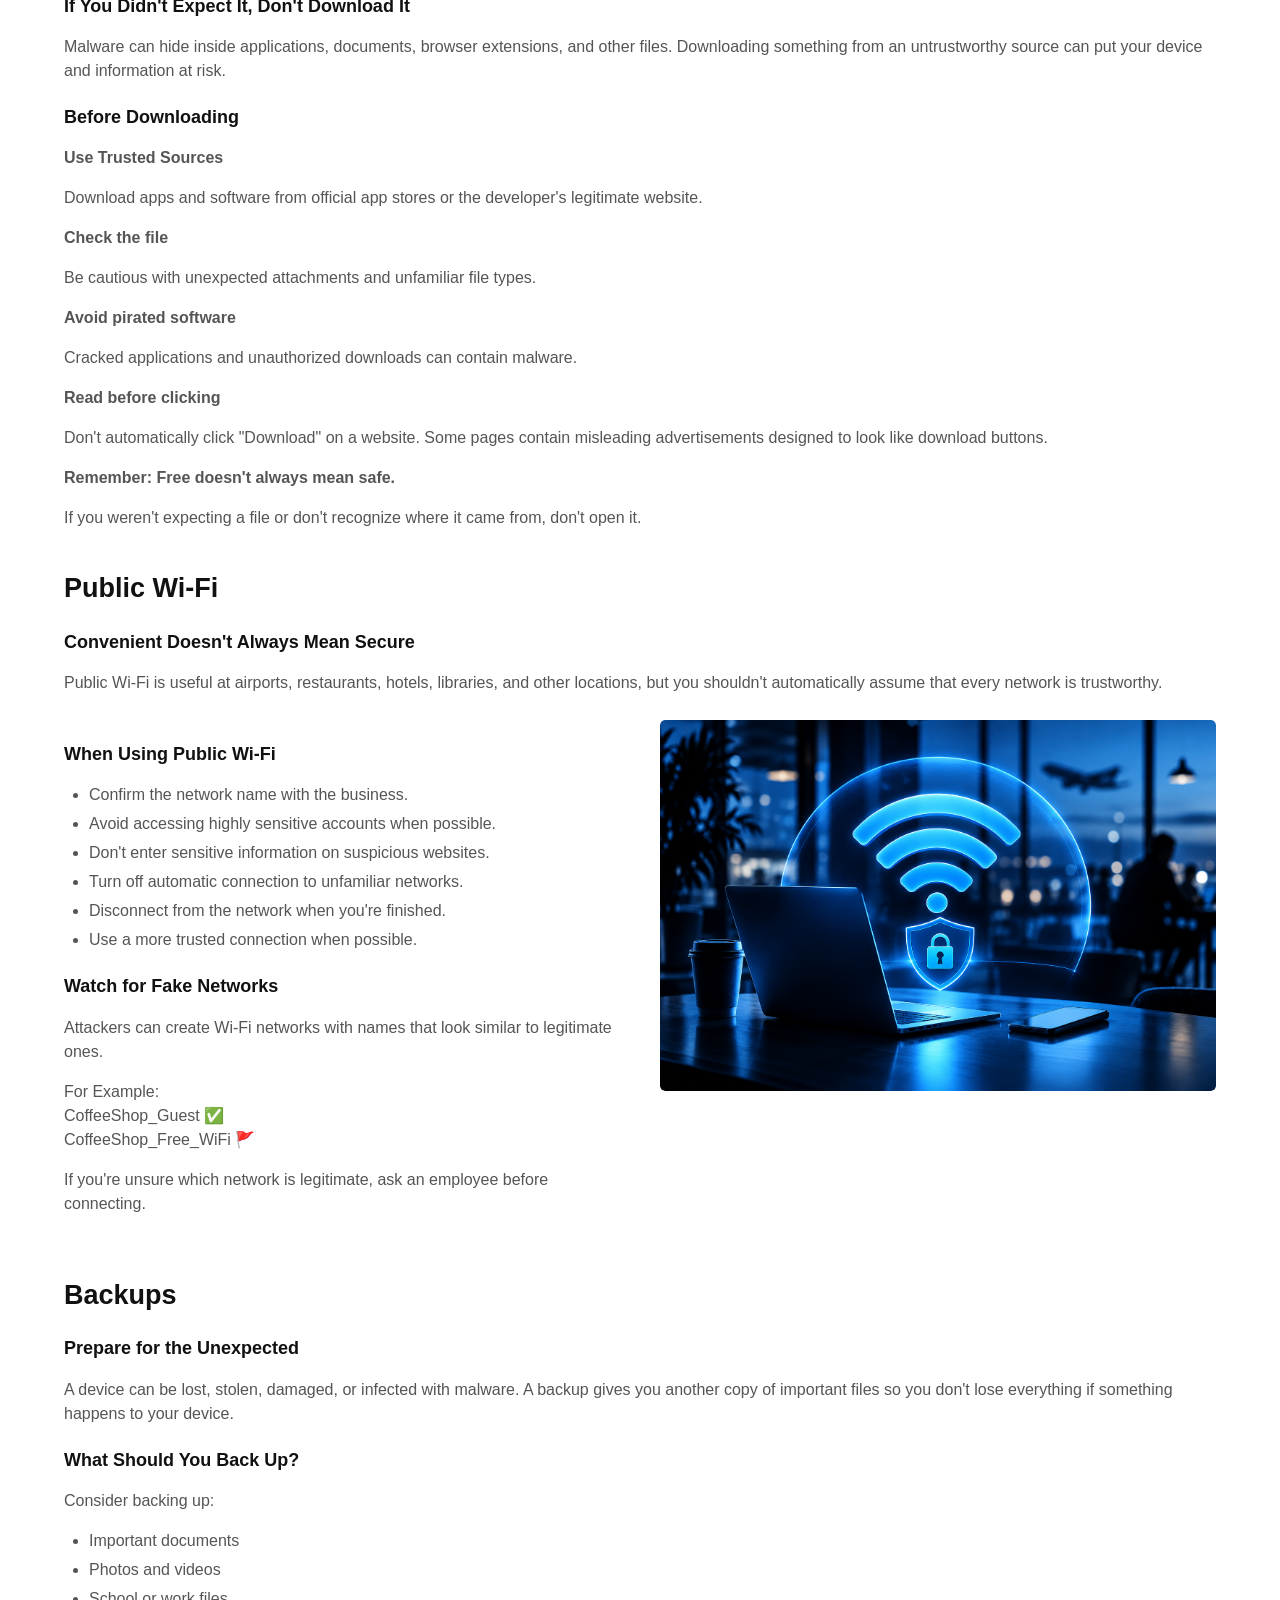
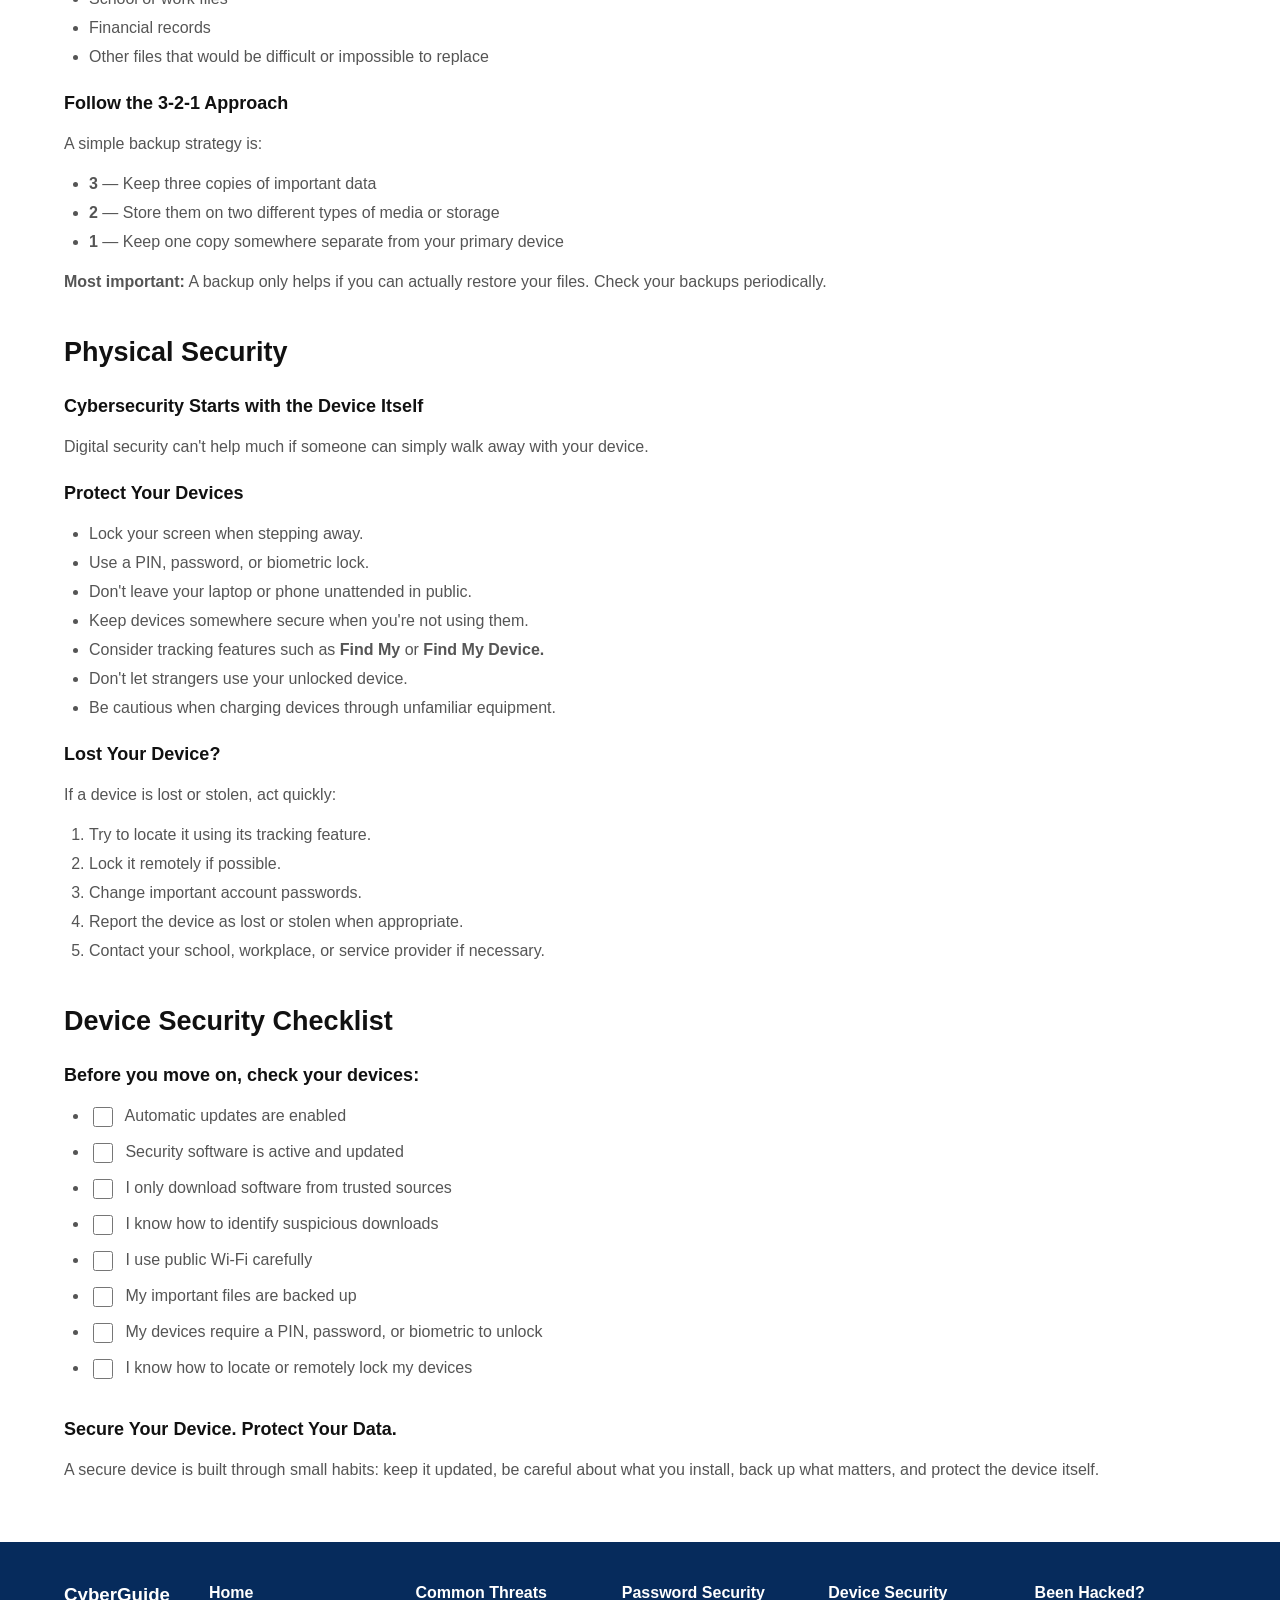
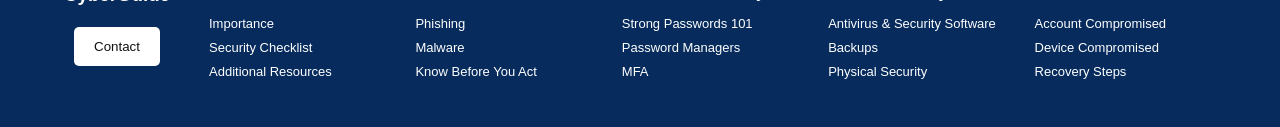
<file: device-security.html>
<!DOCTYPE html>
<html lang="en">

<head>
    <meta charset="UTF-8">
    <meta name="viewport" content="width=device-width, initial-scale=1.0">
    <title>CyberGuide | Device Security</title>

    <!-- EXTERNAL CSS -->
    <link rel="stylesheet" href="styles.css">

    <!-- INTERNAL CSS -->
    <style>
        .importance {
            padding: 20px 5% 50px;
        }

        .importance-intro {
            max-width: 800px;
            line-height: 1.5;
        }
    </style>
</head>

<body>

    <header class="navbar">

        <div class="logo">
            CyberGuide
        </div>

        <nav class="nav-links">
            <a href="index.html">Home</a>
            <a href="common-threats.html">Common Threats</a>
            <a href="password-security.html">Password Security</a>
            <a href="device-security.html">Device Security</a>
            <a href="been-hacked.html">Been Hacked?</a>

            <!-- INLINE CSS -->
            <button class="contact-button"
                    style="font-size: 13px;">
                    <a href="contact.html">Contact</a>
            </button>
        </nav>

    </header>


    <main class="content">

        <section class="page-header">

            <h1>Device Security</h1>

            <h2>Protect the Devices That Connect You to the World</h2>

            <p>
                Your phone, computer, and other connected devices contain
                a lot of personal information. Keeping them secure can help
                prevent unauthorized access, malware, data loss, and other
                problems.
            </p>

        </section>


        <!-- Updates -->
        <section>

            <h2>Keep Your Devices Updated</h2>

            <h3>Updates Are More Than New Features</h3>

            <p>
                Operating system and app updates often include important
                security fixes. Delaying updates can leave known
                vulnerabilities unprotected.
            </p>

            <h3>Make Updates a Habit</h3>

            <ul>
                <li>Turn on automatic updates when available.</li>
                <li>Install updates for your operating system, apps, browsers, and security software.</li>
                <li>Restart your device when an update requires it.</li>
                <li>Don't ignore repeated security update notifications.</li>
                <li>Replace devices that no longer receive security updates when practical.</li>
            </ul>

            <div class="quick-tip">
                <strong>Quick Tip:</strong>
                If your device says an update includes a "security fix,"
                don't put it off.
            </div>

        </section>


        <!-- Antivirus -->
        <section>

            <h2>Antivirus &amp; Security Software</h2>

            <h3>Give Your Device Another Layer of Protection</h3>

            <p>
                Antivirus and security software can help detect, block,
                and remove malicious software. Many modern devices already
                include built-in security features, so you may not always
                need additional software.
            </p>

            <h3>Good Security Practices</h3>

            <ul>
                <li>Keep your security software <strong>enabled and updated.</strong></li>
                <li>Use security tools that come from reputable providers.</li>
                <li>Don't install multiple antivirus programs unless you know they are designed to work together.</li>
                <li>Pay attention to security warnings and alerts.</li>
                <li>Run a scan if you notice unusual device behavior.</li>
            </ul>

            <div class="quick-tip">
                <strong>Quick Tip:</strong>
                If your device says an update includes a "security fix,"
                don't put it off.
            </div>

            <h3>Be Careful of Fake Antivirus</h3>

            <p>
                Some websites display scary pop-ups claiming that your
                device has been infected and asking you to download
                software or call a phone number.
            </p>

            <h3>Don't Panic. Don't Click.</h3>

            <p>
                Close the page and use your device's legitimate security
                tools to check for problems.
            </p>

        </section>


        <!-- Downloads -->
        <section>

            <h2>Be Careful With Downloads</h2>

            <h3>If You Didn't Expect It, Don't Download It</h3>

            <p>
                Malware can hide inside applications, documents, browser
                extensions, and other files. Downloading something from an
                untrustworthy source can put your device and information at risk.
            </p>

            <h3>Before Downloading</h3>

            <p><strong>Use Trusted Sources</strong></p>

            <p>
                Download apps and software from official app stores or
                the developer's legitimate website.
            </p>

            <p><strong>Check the file</strong></p>

            <p>
                Be cautious with unexpected attachments and unfamiliar
                file types.
            </p>

            <p><strong>Avoid pirated software</strong></p>

            <p>
                Cracked applications and unauthorized downloads can contain malware.
            </p>

            <p><strong>Read before clicking</strong></p>

            <p>
                Don't automatically click "Download" on a website. Some
                pages contain misleading advertisements designed to look
                like download buttons.
            </p>

            <p><strong>Remember: Free doesn't always mean safe.</strong></p>

            <p>
                If you weren't expecting a file or don't recognize where
                it came from, don't open it.
            </p>

        </section>


        <!-- Wi-Fi -->
        <section>

            <h2>Public Wi-Fi</h2>

            <h3>Convenient Doesn't Always Mean Secure</h3>

            <p>
                Public Wi-Fi is useful at airports, restaurants, hotels,
                libraries, and other locations, but you shouldn't
                automatically assume that every network is trustworthy.
            </p>

            <div class="info-grid">

                <div>

                    <h3>When Using Public Wi-Fi</h3>

                    <ul>
                        <li>Confirm the network name with the business.</li>
                        <li>Avoid accessing highly sensitive accounts when possible.</li>
                        <li>Don't enter sensitive information on suspicious websites.</li>
                        <li>Turn off automatic connection to unfamiliar networks.</li>
                        <li>Disconnect from the network when you're finished.</li>
                        <li>Use a more trusted connection when possible.</li>
                    </ul>

                    <h3>Watch for Fake Networks</h3>

                    <p>
                        Attackers can create Wi-Fi networks with names
                        that look similar to legitimate ones.
                    </p>

                    <p>
                        For Example:
                        <br>
                        CoffeeShop_Guest ✅
                        <br>
                        CoffeeShop_Free_WiFi 🚩
                    </p>

                    <p>
                        If you're unsure which network is legitimate,
                        ask an employee before connecting.
                    </p>

                </div>

                <div>

                    <div class="wifi-image">
                        <img
                        src="images/publicwifi.png"
                        alt="Public Wi-Fi"
                        >
                    </div>

                </div>

            </div>

        </section>


        <!-- Backups -->
        <section>

            <h2>Backups</h2>

            <h3>Prepare for the Unexpected</h3>

            <p>
                A device can be lost, stolen, damaged, or infected with
                malware. A backup gives you another copy of important files
                so you don't lose everything if something happens to your device.
            </p>

            <h3>What Should You Back Up?</h3>

            <p>Consider backing up:</p>

            <ul>
                <li>Important documents</li>
                <li>Photos and videos</li>
                <li>School or work files</li>
                <li>Financial records</li>
                <li>Other files that would be difficult or impossible to replace</li>
            </ul>

            <h3>Follow the 3-2-1 Approach</h3>

            <p>A simple backup strategy is:</p>

            <ul>
                <li><strong>3</strong> — Keep three copies of important data</li>
                <li><strong>2</strong> — Store them on two different types of media or storage</li>
                <li><strong>1</strong> — Keep one copy somewhere separate from your primary device</li>
            </ul>

            <p>
                <strong>Most important:</strong>
                A backup only helps if you can actually restore your files.
                Check your backups periodically.
            </p>

        </section>


        <!-- Physical Security -->
        <section>

            <h2>Physical Security</h2>

            <h3>Cybersecurity Starts with the Device Itself</h3>

            <p>
                Digital security can't help much if someone can simply
                walk away with your device.
            </p>

            <h3>Protect Your Devices</h3>

            <ul>
                <li>Lock your screen when stepping away.</li>
                <li>Use a PIN, password, or biometric lock.</li>
                <li>Don't leave your laptop or phone unattended in public.</li>
                <li>Keep devices somewhere secure when you're not using them.</li>
                <li>Consider tracking features such as <strong>Find My</strong> or <strong>Find My Device.</strong></li>
                <li>Don't let strangers use your unlocked device.</li>
                <li>Be cautious when charging devices through unfamiliar equipment.</li>
            </ul>

            <h3>Lost Your Device?</h3>

            <p>If a device is lost or stolen, act quickly:</p>

            <ol>
                <li>Try to locate it using its tracking feature.</li>
                <li>Lock it remotely if possible.</li>
                <li>Change important account passwords.</li>
                <li>Report the device as lost or stolen when appropriate.</li>
                <li>Contact your school, workplace, or service provider if necessary.</li>
            </ol>

        </section>


        <!-- Checklist -->
        <section>

            <h2>Device Security Checklist</h2>

            <h3>Before you move on, check your devices:</h3>

            <ul class="checklist">

                <li>
                    <input type="checkbox">
                    Automatic updates are enabled
                </li>

                <li>
                    <input type="checkbox">
                    Security software is active and updated
                </li>

                <li>
                    <input type="checkbox">
                    I only download software from trusted sources
                </li>

                <li>
                    <input type="checkbox">
                    I know how to identify suspicious downloads
                </li>

                <li>
                    <input type="checkbox">
                    I use public Wi-Fi carefully
                </li>

                <li>
                    <input type="checkbox">
                    My important files are backed up
                </li>

                <li>
                    <input type="checkbox">
                    My devices require a PIN, password, or biometric to unlock
                </li>

                <li>
                    <input type="checkbox">
                    I know how to locate or remotely lock my devices
                </li>

            </ul>


            <!-- INLINE CSS -->
            <h3 style="margin-top: 35px;">
                Secure Your Device. Protect Your Data.
            </h3>

            <p>
                A secure device is built through small habits: keep it
                updated, be careful about what you install, back up what
                matters, and protect the device itself.
            </p>

        </section>

    </main>


    <!-- FOOTER -->

    <footer>

        <div class="footer-content">

            <div class="footer-column">
                <h3>CyberGuide</h3>

                <button class="contact-button">
                    Contact
                </button>
            </div>


            <div class="footer-column">
                <h4>Home</h4>
                <a href="index.html">Importance</a>
                <a href="index.html">Security Checklist</a>
                <a href="index.html">Additional Resources</a>
            </div>


            <div class="footer-column">
                <h4>Common Threats</h4>
                <a href="common-threats.html">Phishing</a>
                <a href="common-threats.html">Malware</a>
                <a href="common-threats.html">Know Before You Act</a>
            </div>


            <div class="footer-column">
                <h4>Password Security</h4>
                <a href="password-security.html">Strong Passwords 101</a>
                <a href="password-security.html">Password Managers</a>
                <a href="password-security.html">MFA</a>
            </div>


            <div class="footer-column">
                <h4>Device Security</h4>
                <a href="device-security.html">Antivirus &amp; Security Software</a>
                <a href="device-security.html">Backups</a>
                <a href="device-security.html">Physical Security</a>
            </div>


            <div class="footer-column">
                <h4>Been Hacked?</h4>
                <a href="been-hacked.html">Account Compromised</a>
                <a href="been-hacked.html">Device Compromised</a>
                <a href="been-hacked.html">Recovery Steps</a>
            </div>

        </div>

    </footer>

</body>
</html>
</file>
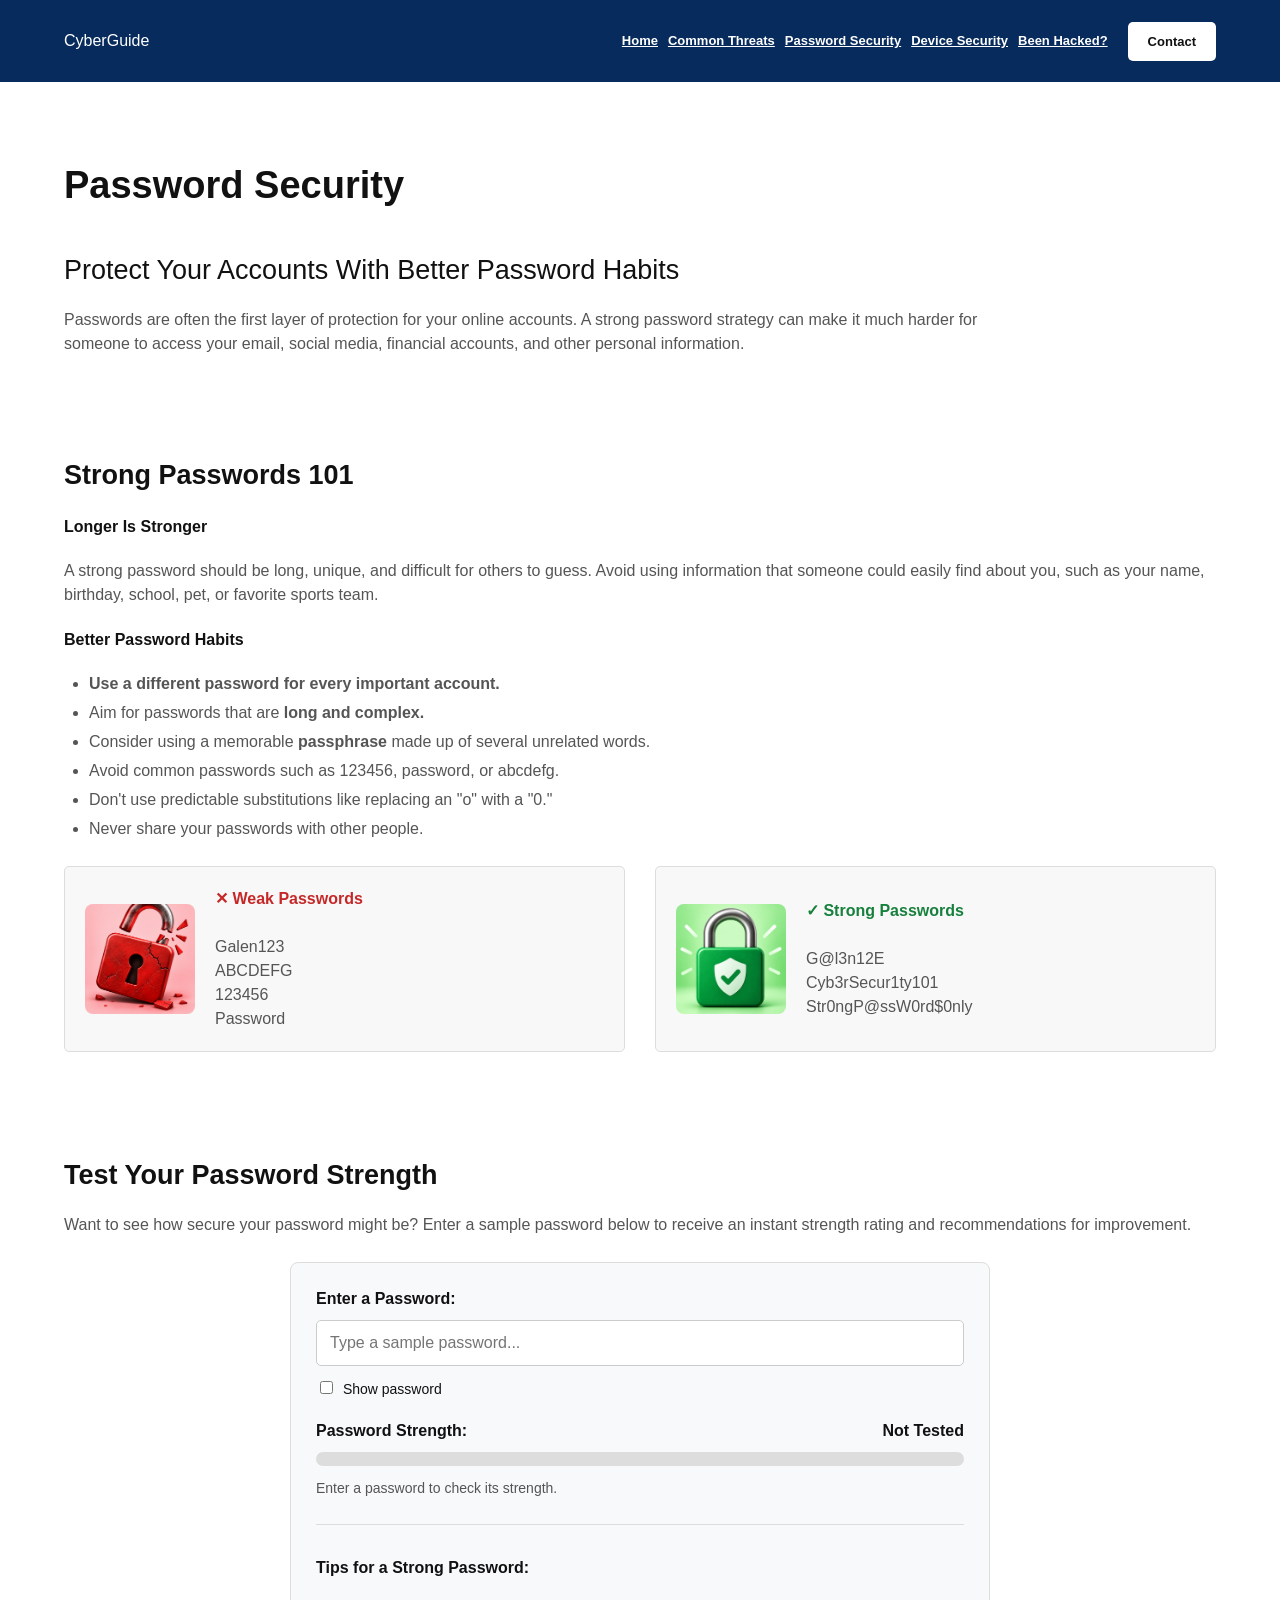
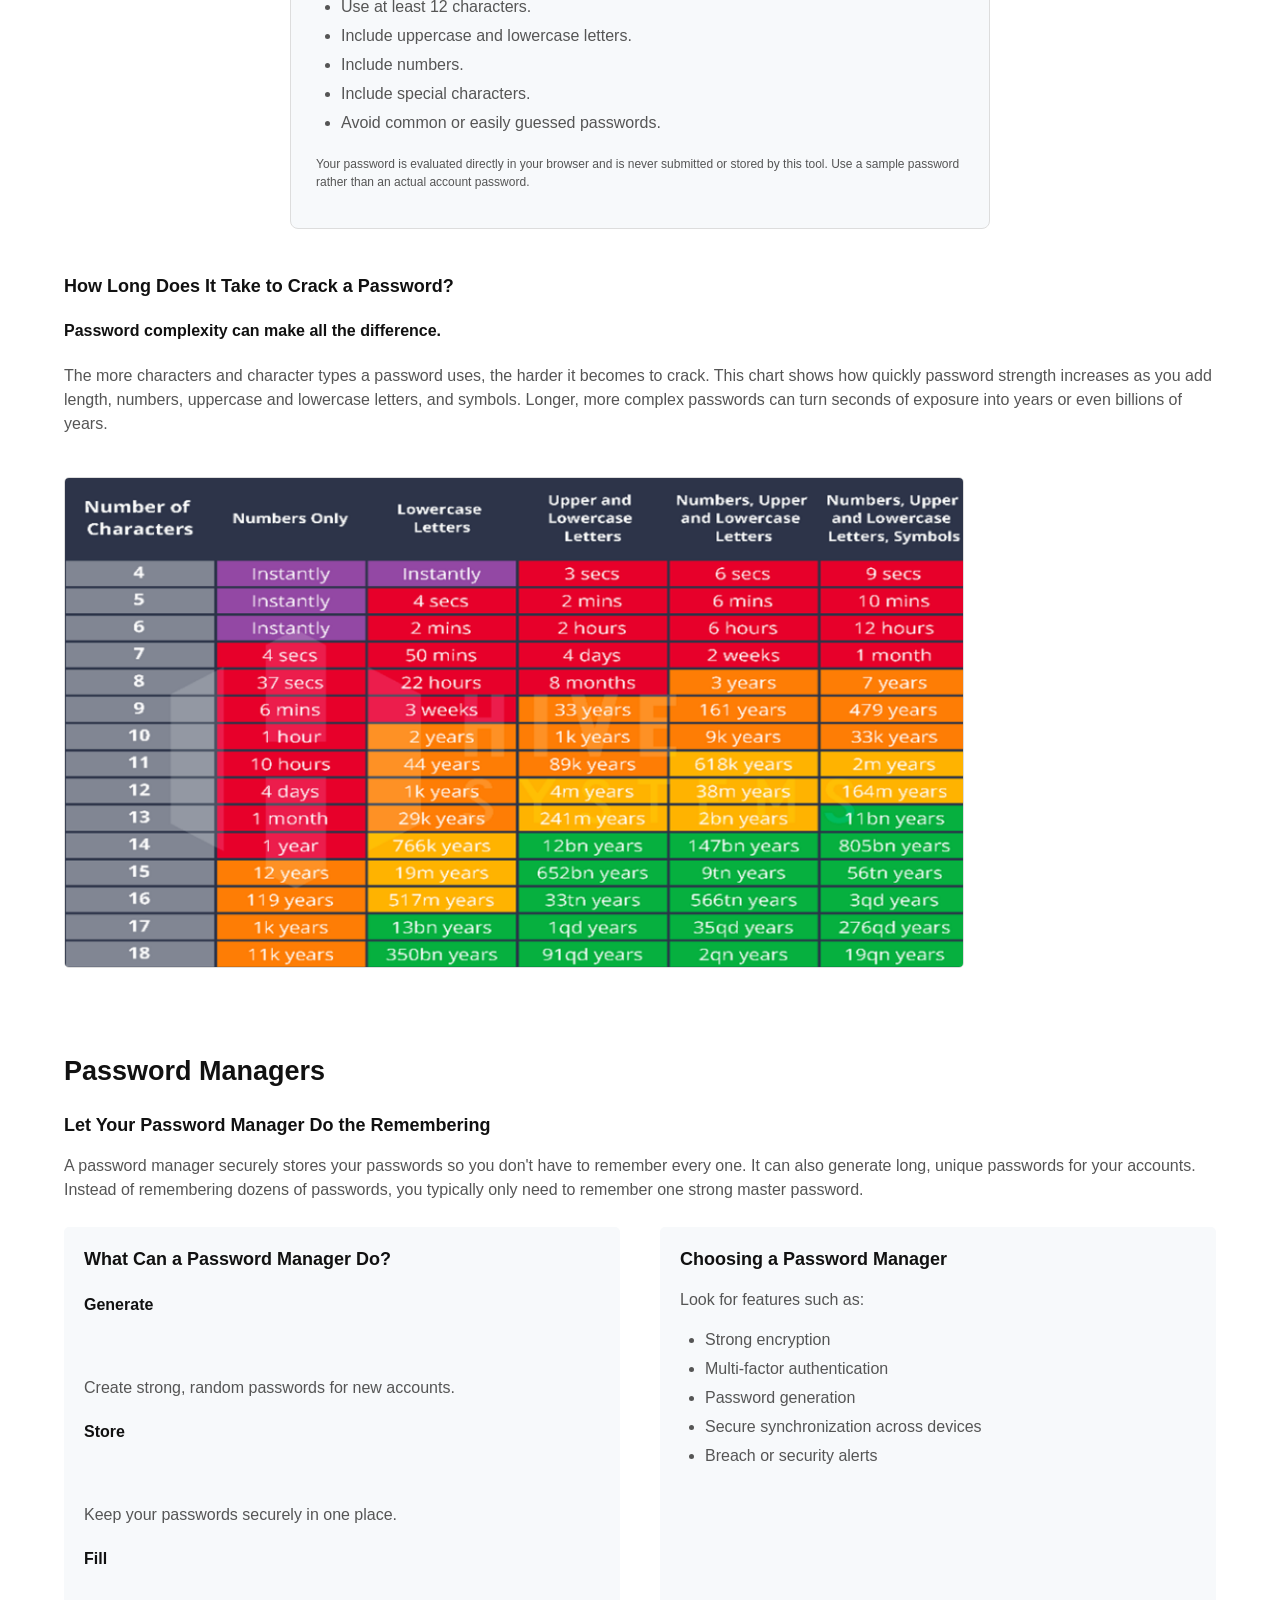
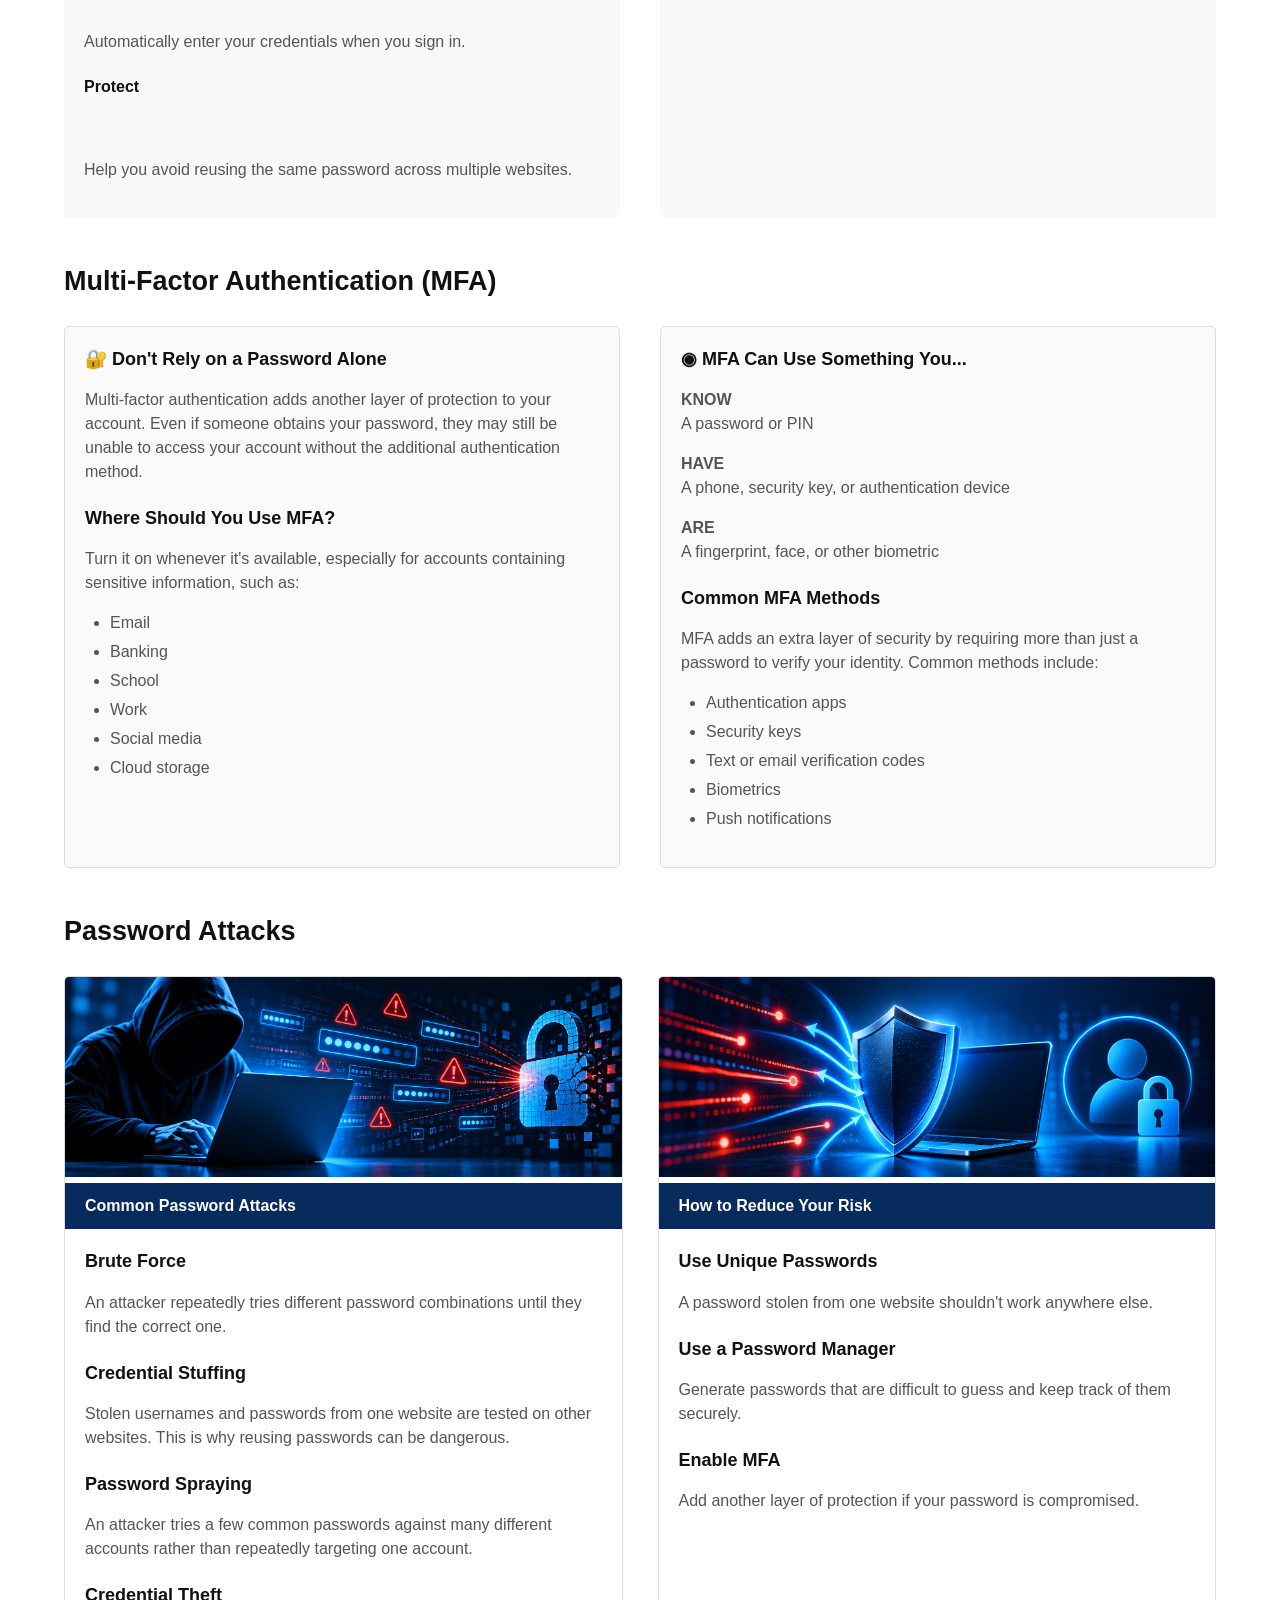
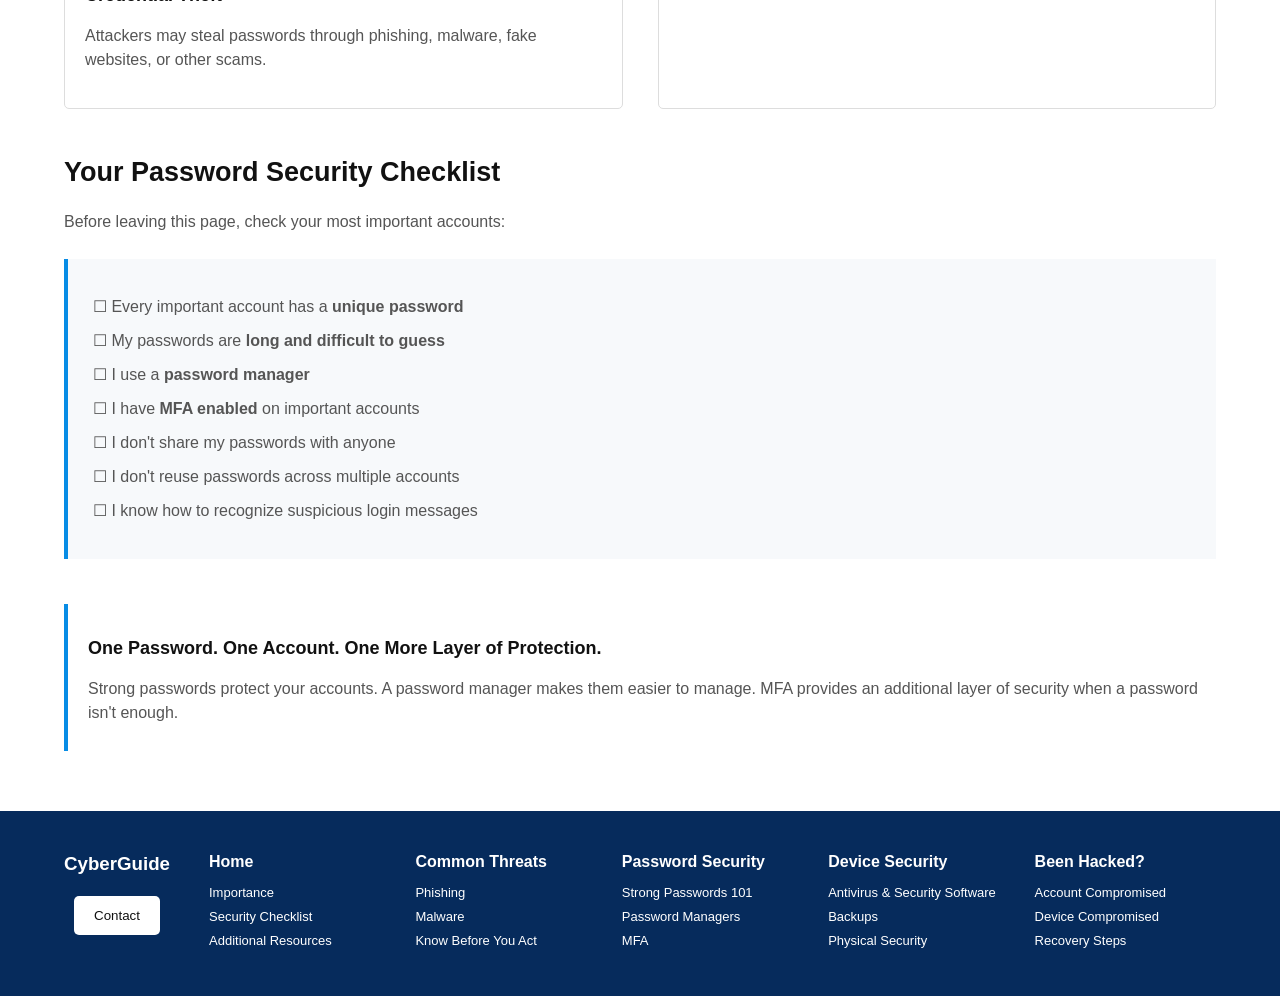
<file: password-security.html>
<!DOCTYPE html>
<html lang="en">

<head>
    <meta charset="UTF-8">
    <meta name="viewport" content="width=device-width, initial-scale=1.0">
    <title>CyberGuide | Password Security</title>

    <!-- EXTERNAL CSS -->
    <link rel="stylesheet" href="styles.css">

    <!-- INTERNAL CSS -->
    <style>
        .importance {
            padding: 20px 5% 50px;
        }

        .importance-intro {
            max-width: 800px;
            line-height: 1.5;
        }
    </style>
</head>

<body>

    <header class="navbar">

        <div class="logo">
            CyberGuide
        </div>

        <nav class="nav-links">
            <a href="index.html">Home</a>
            <a href="common-threats.html">Common Threats</a>
            <a href="password-security.html">Password Security</a>
            <a href="device-security.html">Device Security</a>
            <a href="been-hacked.html">Been Hacked?</a>

            <!-- INLINE CSS -->
            <button class="contact-button"
                    style="font-size: 13px;">
                    <a href="contact.html">Contact</a>
            </button>
        </nav>

    </header>


    <!-- Main Content -->
    <main class="content">

        <section class="page-header">

            <h1>Password Security</h1>

            <h2>Protect Your Accounts With Better Password Habits</h2>

            <p>
                Passwords are often the first layer of protection for your
                online accounts. A strong password strategy can make it much
                harder for someone to access your email, social media,
                financial accounts, and other personal information.
            </p>

        </section>


        <!-- STRONG PASSWORDS -->

        <section class="threat-section">

            <h2>
                Strong Passwords 101
            </h2>

            <h4>
                Longer Is Stronger
            </h4>

            <p>
                A strong password should be long, unique, and difficult for
                others to guess. Avoid using information that someone could
                easily find about you, such as your name, birthday, school,
                pet, or favorite sports team.
            </p>

            <h4>
                Better Password Habits
            </h4>

            <ul>
                <li>
                    <strong>Use a different password for every important account.</strong>
                </li>

                <li>
                    Aim for passwords that are
                    <strong>long and complex.</strong>
                </li>

                <li>
                    Consider using a memorable
                    <strong>passphrase</strong> made up of several unrelated words.
                </li>

                <li>
                    Avoid common passwords such as 123456, password, or abcdefg.
                </li>

                <li>
                    Don't use predictable substitutions like replacing an
                    "o" with a "0."
                </li>

                <li>
                    Never share your passwords with other people.
                </li>
            </ul>


            <!-- PASSWORD EXAMPLES -->

            <div class="password-examples">

                <div class="password-box">

                    <div class="lock-image red-lock">
                        <img
                            src="images/unlocked.png"
                            alt="Unsecure lock"
                        >
                    </div>

                    <div class="example-text">

                        <div class="bad">
                            ✕ Weak Passwords
                        </div>

                        <br>

                        Galen123<br>
                        ABCDEFG<br>
                        123456<br>
                        Password

                    </div>

                </div>


                <div class="password-box">

                    <div class="lock-image green-lock">
                        <img
                            src="images/locked.png"
                            alt="Secure lock"
                        >
                    </div>

                    <div class="example-text">

                        <div class="good">
                            ✓ Strong Passwords
                        </div>

                        <br>

                        G@l3n12E<br>
                        Cyb3rSecur1ty101<br>
                        Str0ngP@ssW0rd$0nly

                    </div>

                </div>

            </div>

        </section>


        <!-- PASSWORD STRENGTH CHECKER -->

        <section class="password-checker-section">

            <h2>Test Your Password Strength</h2>

            <p>
                Want to see how secure your password might be?
                Enter a sample password below to receive an instant
                strength rating and recommendations for improvement.
            </p>

            <div class="password-checker">

                <label for="passwordInput">
                    Enter a Password:
                </label>

                <input
                    type="password"
                    id="passwordInput"
                    placeholder="Type a sample password..."
                    autocomplete="off"
                >

                <div class="show-password">
                    <input type="checkbox" id="showPassword">
                    <label for="showPassword">Show password</label>
                </div>

                <div class="strength-heading">
                    <strong>Password Strength:</strong>
                    <span id="strengthText">Not Tested</span>
                </div>

                <div
                    class="strength-bar"
                    role="progressbar"
                    aria-label="Password strength"
                    aria-valuemin="0"
                    aria-valuemax="100"
                    aria-valuenow="0"
                    id="strengthBar"
                >
                    <div id="strengthFill"></div>
                </div>

                <p id="strengthMessage" aria-live="polite">
                    Enter a password to check its strength.
                </p>

                <div class="password-tips">

                    <h4>Tips for a Strong Password:</h4>

                    <ul>
                        <li>Use at least 12 characters.</li>
                        <li>Include uppercase and lowercase letters.</li>
                        <li>Include numbers.</li>
                        <li>Include special characters.</li>
                        <li>Avoid common or easily guessed passwords.</li>
                    </ul>

                </div>

                <p class="password-privacy">
                    Your password is evaluated directly in your
                    browser and is never submitted or stored by this tool.
                    Use a sample password rather than an actual account password.
                </p>

            </div>

        </section>


        <!-- PASSWORD CRACKING -->

        <section>

            <h3>
                How Long Does It Take to Crack a Password?
            </h3>

            <h4>
                Password complexity can make all the difference.
            </h4>

            <p>
                The more characters and character types a password uses,
                the harder it becomes to crack. This chart shows how quickly
                password strength increases as you add length, numbers,
                uppercase and lowercase letters, and symbols. Longer, more complex
                passwords can turn seconds of exposure into years or even billions of
                years.
            </p>


            <div class="password-table-container">

                <img
                    src="images/passwordgraph.png"
                    alt="Password cracking graph"
                    class="password-graph-image"
                >

            </div>

        </section>


        <!-- PASSWORD MANAGERS -->

        <section>

            <h2>
                Password Managers
            </h2>

            <h3>
                Let Your Password Manager Do the Remembering
            </h3>

            <p>
                A password manager securely stores your passwords so you
                don't have to remember every one. It can also generate
                long, unique passwords for your accounts. Instead of
                remembering dozens of passwords, you typically only
                need to remember one strong master password.
            </p>


            <div class="password-manager-grid">

                <div class="manager-feature">

                    <h3>
                        What Can a Password Manager Do?
                    </h3>


                    <h4>Generate</h4><br>
                    <p>
                        Create strong, random passwords for new accounts.
                    </p>


                    <h4>Store</h4><br>
                    <p>
                        Keep your passwords securely in one place.
                    </p>


                    <h4>Fill</h4><br>
                    <p>
                        Automatically enter your credentials when you sign in.
                    </p>


                    <h4>Protect</h4><br>
                    <p>
                        Help you avoid reusing the same password across
                        multiple websites.
                    </p>

                </div>


                <div class="manager-feature">

                    <h3>
                        Choosing a Password Manager
                    </h3>

                    <p>
                        Look for features such as:
                    </p>

                    <ul>
                        <li>Strong encryption</li>
                        <li>Multi-factor authentication</li>
                        <li>Password generation</li>
                        <li>Secure synchronization across devices</li>
                        <li>Breach or security alerts</li>
                    </ul>

                </div>

            </div>

        </section>


        <!-- MFA -->

        <section>

            <h2>
                Multi-Factor Authentication (MFA)
            </h2>

            <div class="info-grid">

                <div class="info-card">

                    <h3>
                        🔐 Don't Rely on a Password Alone
                    </h3>

                    <p>
                        Multi-factor authentication adds another layer of
                        protection to your account. Even if someone obtains
                        your password, they may still be unable to access
                        your account without the additional authentication
                        method.
                    </p>

                    <h3>
                        Where Should You Use MFA?
                    </h3>

                    <p>
                        Turn it on whenever it's available, especially for
                        accounts containing sensitive information, such as:
                    </p>

                    <ul>
                        <li>Email</li>
                        <li>Banking</li>
                        <li>School</li>
                        <li>Work</li>
                        <li>Social media</li>
                        <li>Cloud storage</li>
                    </ul>

                </div>


                <div class="info-card">

                    <h3>
                        ◉ MFA Can Use Something You...
                    </h3>

                    <p>
                        <strong>KNOW</strong><br>
                        A password or PIN
                    </p>

                    <p>
                        <strong>HAVE</strong><br>
                        A phone, security key, or authentication device
                    </p>

                    <p>
                        <strong>ARE</strong><br>
                        A fingerprint, face, or other biometric
                    </p>

                    <h3>
                        Common MFA Methods
                    </h3>

                    <p>
                        MFA adds an extra layer of security by requiring
                        more than just a password to verify your identity.
                        Common methods include:
                    </p>

                    <ul>
                        <li>Authentication apps</li>
                        <li>Security keys</li>
                        <li>Text or email verification codes</li>
                        <li>Biometrics</li>
                        <li>Push notifications</li>
                    </ul>

                </div>

            </div>

        </section>


        <!-- PASSWORD ATTACKS -->

        <section>

            <h2>
                Password Attacks
            </h2>

            <div class="visual-grid">

                <div class="visual-card">

                    <img
                        src="images/passwordattack1.png"
                        alt="Common password attacks"
                    >

                    <div class="cyber-caption">
                        Common Password Attacks
                    </div>

                    <div class="visual-card-content">

                        <h3>
                            Brute Force
                        </h3>

                        <p>
                            An attacker repeatedly tries different password
                            combinations until they find the correct one.
                        </p>

                        <h3>
                            Credential Stuffing
                        </h3>

                        <p>
                            Stolen usernames and passwords from one website
                            are tested on other websites. This is why reusing
                            passwords can be dangerous.
                        </p>

                        <h3>
                            Password Spraying
                        </h3>

                        <p>
                            An attacker tries a few common passwords against
                            many different accounts rather than repeatedly
                            targeting one account.
                        </p>

                        <h3>
                            Credential Theft
                        </h3>

                        <p>
                            Attackers may steal passwords through phishing,
                            malware, fake websites, or other scams.
                        </p>

                    </div>

                </div>


                <div class="visual-card">

                    <img
                        src="images/passwordattack2.png"
                        alt="Ways to reduce password attack risks"
                    >

                    <div class="cyber-caption">
                        How to Reduce Your Risk
                    </div>

                    <div class="visual-card-content">

                        <h3>
                            Use Unique Passwords
                        </h3>

                        <p>
                            A password stolen from one website shouldn't
                            work anywhere else.
                        </p>

                        <h3>
                            Use a Password Manager
                        </h3>

                        <p>
                            Generate passwords that are difficult to guess
                            and keep track of them securely.
                        </p>

                        <h3>
                            Enable MFA
                        </h3>

                        <p>
                            Add another layer of protection if your password
                            is compromised.
                        </p>

                    </div>

                </div>

            </div>

        </section>


        <!-- PASSWORD CHECKLIST -->

        <section>

            <h2>
                Your Password Security Checklist
            </h2>

            <p>
                Before leaving this page, check your most important accounts:
            </p>

            <div class="password-checklist">

                <ul>

                    <li>
                        ☐ Every important account has a
                        <strong>unique password</strong>
                    </li>

                    <li>
                        ☐ My passwords are
                        <strong>long and difficult to guess</strong>
                    </li>

                    <li>
                        ☐ I use a <strong>password manager</strong>
                    </li>

                    <li>
                        ☐ I have <strong>MFA enabled</strong>
                        on important accounts
                    </li>

                    <li>
                        ☐ I don't share my passwords with anyone
                    </li>

                    <li>
                        ☐ I don't reuse passwords across multiple accounts
                    </li>

                    <li>
                        ☐ I know how to recognize suspicious login messages
                    </li>

                </ul>

            </div>

        </section>


        <!-- FINAL TAKEAWAY -->

        <section class="password-final-message">

            <h3>
                One Password. One Account. One More Layer of Protection.
            </h3>

            <p>
                Strong passwords protect your accounts. A password manager
                makes them easier to manage. MFA provides an additional
                layer of security when a password isn't enough.
            </p>

        </section>

    </main>


    <!-- FOOTER -->

    <footer>

        <div class="footer-content">

            <div class="footer-column">
                <h3>CyberGuide</h3>

                <button class="contact-button">
                    Contact
                </button>
            </div>


            <div class="footer-column">
                <h4>Home</h4>
                <a href="index.html">Importance</a>
                <a href="index.html">Security Checklist</a>
                <a href="index.html">Additional Resources</a>
            </div>


            <div class="footer-column">
                <h4>Common Threats</h4>
                <a href="common-threats.html">Phishing</a>
                <a href="common-threats.html">Malware</a>
                <a href="common-threats.html">Know Before You Act</a>
            </div>


            <div class="footer-column">
                <h4>Password Security</h4>
                <a href="password-security.html">Strong Passwords 101</a>
                <a href="password-security.html">Password Managers</a>
                <a href="password-security.html">MFA</a>
            </div>


            <div class="footer-column">
                <h4>Device Security</h4>
                <a href="device-security.html">Antivirus &amp; Security Software</a>
                <a href="device-security.html">Backups</a>
                <a href="device-security.html">Physical Security</a>
            </div>


            <div class="footer-column">
                <h4>Been Hacked?</h4>
                <a href="been-hacked.html">Account Compromised</a>
                <a href="been-hacked.html">Device Compromised</a>
                <a href="been-hacked.html">Recovery Steps</a>
            </div>

        </div>

    </footer>

    <script src="password-checker.js" defer></script>

</body>
</html>
</file>
<file: styles.css>
/* =========================
   GENERAL STYLES
========================= */

* {
    box-sizing: border-box;
}

html {
    -webkit-text-size-adjust: 100%;
    text-size-adjust: 100%;
}

body {
    margin: 0;
    font-family: Arial, Helvetica, sans-serif;
    color: #111;
    background-color: #ffffff;
    line-height: 1.4;
    overflow-x: clip;               /* safety net against horizontal scroll */
    overflow-wrap: break-word;
}

/* Responsive media by default */
img,
svg,
video {
    max-width: 100%;
    height: auto;
}

a {
    color: inherit;
}

a:focus-visible,
button:focus-visible,
input:focus-visible,
select:focus-visible,
textarea:focus-visible {
    outline: 3px solid #078ce5;
    outline-offset: 2px;
}

.container {
    width: 90%;
    max-width: 1200px;
    margin: auto;
}

/* =========================
   NAVIGATION
========================= */

.navbar {
    background-color: #062b5c;
    color: white;
    min-height: 82px;
    display: flex;
    align-items: center;
    padding: 0 5%;
}

.logo {
    font-size: 16px;
    margin-right: auto;
}

.nav-links {
    display: flex;
    align-items: center;
    gap: 10px;
}

.nav-links a {
    font-size: 13px;
    font-weight: bold;
    text-decoration: underline;
}

.contact-button {
    background-color: white;
    color: #111;
    border: none;
    border-radius: 5px;
    padding: 12px 20px;
    margin-left: 10px;
    cursor: pointer;
}

/* The Contact link sits inside the button: let the whole button be the target */
.contact-button a {
    text-decoration: none;
}


/* ==================================================
   HOME PAGE
================================================== */

.hero {
    text-align: center;
    padding: 55px 20px 50px;
}

.hero h1 {
    font-size: clamp(34px, 8vw, 50px);
    margin: 0 0 5px;
}

.hero h2 {
    font-size: clamp(20px, 5vw, 30px);
    font-weight: normal;
    margin: 0 0 15px;
}

.hero p {
    font-size: 17px;
    max-width: 650px;
    margin: auto;
    line-height: 1.5;
}

.hero-image {
    width: 100%;
    max-width: 1050px;
    height: 430px;
    object-fit: cover;
    border-radius: 5px;
    margin-top: 45px;
    vertical-align: bottom;
}


/* =========================
   HOME PAGE CARDS
========================= */

.section-title {
    font-size: clamp(24px, 5vw, 30px);
    margin-top: 0;
    margin-bottom: 30px;
}

.card-container {
    display: grid;
    grid-template-columns: repeat(3, 1fr);
    gap: 35px;
}

.card img {
    width: 100%;
    height: 170px;
    object-fit: cover;
    border-radius: 4px;
}

.card h3 {
    font-size: 17px;
    margin-bottom: 8px;
}

.card p {
    color: #555;
    line-height: 1.5;
    font-size: 15px;
}

.card p:last-child {
    margin-bottom: 0;
}


/* =========================
   HOME PAGE CHECKLIST
========================= */

.checklist-section {
    display: flex;
    flex-wrap: wrap;
    justify-content: center;
    align-items: center;
    column-gap: 40px;
    padding: 60px 5% 50px;
}

/* Title takes the full first row so it lines up with the
   other section titles; bullets + image sit on the row below */
.checklist-section .section-title {
    flex: 0 0 100%;
    margin: 0 0 30px;
}

.checklist-content {
    width: 58%;
}

.checklist-image {
    width: 32%;
    max-width: 400px;
    height: auto;
}

.checklist-section li {
    margin-bottom: 8px;
    color: #555;
}

.checklist-content ul:last-child {
    margin-bottom: 0;
}


/* =========================
   HOME PAGE RESOURCES
========================= */

.resources {
    padding: 60px 5% 50px;
}

.resource-container {
    display: grid;
    grid-template-columns: 1fr 1fr;
    gap: 30px;
}

.resource img {
    width: 100%;
    border-radius: 5px;
}

.resource h3 {
    margin-bottom: 8px;
}

.resource p {
    color: #555;
    line-height: 1.5;
}

.resource-button {
    display: inline-block;
    background-color: #000;
    color: white;
    text-decoration: none;
    padding: 12px 20px;
    border-radius: 4px;
    margin-top: 15px;
}


/* ==================================================
   COMMON THREATS
   This is the general style used as the model
   for the other content pages.
================================================== */

.page-header {
    padding: 45px 0 20px;
}

.page-header h1 {
    font-size: clamp(30px, 7vw, 38px);
    margin-bottom: 5px;
}

.page-header h2 {
    font-size: clamp(18px, 4.5vw, 22px);
    font-weight: normal;
    margin-top: 0;
}

.page-header p {
    max-width: 950px;
    color: #555;
    line-height: 1.5;
}

.threat-section {
    padding: 25px 0;
}

.threat-section h2 {
    font-size: clamp(23px, 5vw, 27px);
}

.threat-content {
    display: flex;
    justify-content: space-between;
    align-items: center;
    gap: 50px;
}

.threat-text {
    width: 65%;
}

.threat-images {
    width: 28%;
}

.threat-images img {
    width: 100%;
    height: 135px;
    object-fit: cover;
    border-radius: 5px;
    margin-bottom: 10px;
}

.threat-text p {
    color: #555;
    line-height: 1.5;
}

.threat-text li {
    color: #555;
    margin-bottom: 5px;
}

/* Standalone content image (used when a section has one
   full-width image instead of a threat-images sidebar) */

.section-image {
    width: 100%;
    max-width: 100%;
    height: 250px;
    object-fit: cover;
    border-radius: 5px;
    margin: 15px 0;
}

/* Informational graphics (tables, charts) — never crop these,
   just scale them down and preserve the full image */

.section-diagram {
    width: 100%;
    max-width: 100%;
    height: auto;
    display: block;
    border: 1px solid #ddd;
    border-radius: 5px;
    margin: 15px 0;
}

/* Account Takeovers: text on the left, graph on the right.
   Reuses .threat-content, which centers both columns vertically */

.threat-text-narrow {
    width: 57%;
}

.threat-graph {
    width: 38%;
}

.threat-graph img {
    margin: 0;
}


/* =========================
   OTHER CONTENT PAGES
   Password Security
   Device Security
   Been Hacked
   Contact
========================= */

.content {
    width: auto;
    margin: 0;
    padding: 0 5%;
}

/* Page Titles */

.password-page-title,
.device-page-title,
.hacked-title,
.contact-title {
    font-size: clamp(30px, 7vw, 38px);
    margin: 45px 0 5px;
}

.subtitle {
    font-size: clamp(18px, 4.5vw, 22px);
    font-weight: normal;
    margin: 0 0 20px;
}

.intro {
    max-width: 950px;
    color: #555;
    line-height: 1.5;
    margin: 0 0 35px;
}


/* Main Section Headings */

.content > h2,
.content section > h2 {
    font-size: clamp(23px, 5vw, 27px);
    margin-top: 40px;
    margin-bottom: 18px;
}

.content h3 {
    font-size: 18px;
    margin-top: 22px;
    margin-bottom: 10px;
}

.content p {
    color: #555;
    line-height: 1.5;
}

.content ul,
.content ol {
    color: #555;
    line-height: 1.5;
    padding-left: 25px;
}

.content li {
    margin-bottom: 5px;
}


/* =========================
   PASSWORD SECURITY
========================= */

.password-examples {
    display: grid;
    grid-template-columns: 1fr 1fr;
    gap: 30px;
    margin: 25px 0 40px;
}

.password-box {
    border: 1px solid #ddd;
    border-radius: 5px;
    padding: 20px;
    display: flex;
    align-items: center;
    gap: 20px;
    background-color: #f8f8f8;
}

.lock-image {
    min-width: 100px;
    text-align: center;
}

.lock-image img {
    width: 110px;
    height: 110px;
    object-fit: cover;
    border-radius: 8px;
    display: block;
}

.example-text {
    line-height: 1.5;
    color: #555;
    min-width: 0;
}

.bad {
    color: #c62828;
    font-weight: bold;
}

.good {
    color: #16803c;
    font-weight: bold;
}


/* Password Table */

.password-table {
    width: 100%;
    min-width: 900px;
    border-collapse: collapse;
    font-size: 13px;
    margin: 25px 0 45px;
}

.password-table th {
    background-color: #078ce5;
    color: white;
    padding: 12px 8px;
    text-align: center;
    border: 1px solid white;
}

.password-table td {
    padding: 10px 8px;
    text-align: center;
    border: 1px solid #ddd;
}

.password-table tbody tr:nth-child(even) {
    background-color: #f5f8fb;
}

.red-cell {
    background-color: #f8d7da;
}

.orange-cell {
    background-color: #ffe5b4;
}

.green-cell {
    background-color: #d9f2df;
}


/* Password Managers */

.password-manager-grid {
    display: grid;
    grid-template-columns: 1fr 1fr;
    gap: 40px;
    margin: 25px 0 45px;
}

.manager-feature {
    padding: 20px;
    background-color: #f7f9fb;
    border-radius: 5px;
}

.manager-feature h3 {
    margin-top: 0;
}


/* =========================
   PASSWORD STRENGTH CHECKER
========================= */

.password-checker-section {
    margin: 35px 0 45px;
}

.password-checker {
    max-width: 700px;
    margin: 25px auto;
    padding: 25px;
    background-color: #f7f9fb;
    border: 1px solid #ddd;
    border-radius: 8px;
}

.password-checker > label {
    display: block;
    font-weight: bold;
    margin-bottom: 10px;
}

.password-checker input[type="password"],
.password-checker input[type="text"] {
    width: 100%;
    padding: 13px;
    font-size: 16px;
    border: 1px solid #ccc;
    border-radius: 5px;
}

.show-password {
    margin: 12px 0 20px;
    font-size: 14px;
}

.show-password input {
    margin-right: 6px;
}

.strength-heading {
    display: flex;
    justify-content: space-between;
    gap: 10px;
    margin-bottom: 10px;
}

#strengthText {
    font-weight: bold;
}

.strength-bar {
    width: 100%;
    height: 14px;
    background-color: #ddd;
    border-radius: 10px;
    overflow: hidden;
}

#strengthFill {
    width: 0%;
    height: 100%;
    border-radius: 10px;
    transition: width 0.3s ease, background-color 0.3s ease;
}

#strengthMessage {
    font-size: 14px;
    margin: 12px 0 25px;
}

.password-tips {
    border-top: 1px solid #ddd;
    padding-top: 10px;
}

.password-tips h4 {
    margin-bottom: 8px;
}

.password-privacy {
    font-size: 12px;
    color: #555;
    margin-top: 20px;
}


/* Strength indicator colors */

.strength-very-weak {
    background-color: #c62828;
}

.strength-weak {
    background-color: #ef6c00;
}

.strength-moderate {
    background-color: #f9a825;
}

.strength-strong {
    background-color: #7cb342;
}

.strength-very-strong {
    background-color: #16803c;
}



/* MFA */

.info-grid {
    display: grid;
    grid-template-columns: 1fr 1fr;
    gap: 40px;
    margin: 25px 0 45px;
}

/* Grid children must be allowed to shrink or they force horizontal scroll */
.info-grid > *,
.visual-grid > *,
.password-manager-grid > *,
.password-examples > * {
    min-width: 0;
}

.info-card {
    padding: 20px;
    border: 1px solid #ddd;
    border-radius: 5px;
    background-color: #fafafa;
}

.info-card h3:first-child {
    margin-top: 0;
}


/* Password Attacks */

.visual-grid {
    display: grid;
    grid-template-columns: 1fr 1fr;
    gap: 35px;
    margin: 25px 0 45px;
}

.visual-card {
    border: 1px solid #ddd;
    border-radius: 5px;
    overflow: hidden;
    background-color: white;
}

.visual-card img {
    width: 100%;
    height: 200px;
    object-fit: cover;
}

.visual-card-content {
    padding: 20px;
}

.visual-card-content h3:first-child {
    margin-top: 0;
}

.cyber-caption {
    background-color: #062b5c;
    color: white;
    padding: 12px 20px;
    font-weight: bold;
}


/* Password Checklist */

.password-checklist {
    background-color: #f7f9fb;
    border-left: 4px solid #078ce5;
    padding: 20px 25px;
    margin: 25px 0 45px;
}

.password-checklist ul {
    list-style: none;
    padding-left: 0;
}

.password-checklist li {
    margin-bottom: 10px;
}

/* Password cracking chart image */

.password-graph-image {
    width: 100%;
    max-width: 900px;
    height: auto;
    display: block;
    border: 1px solid #ddd;
    border-radius: 5px;
    margin: 25px 0 45px;
}

/* Wide chart: if it is too small to read on a phone, let this
   container (not the whole page) scroll sideways */
.password-table-container {
    max-width: 100%;
    overflow-x: auto;
    -webkit-overflow-scrolling: touch;
}


/* Final Message */

.password-final-message {
    border-left: 4px solid #078ce5;
    padding: 10px 0 10px 20px;
    margin: 30px 0 50px;
}


/* =========================
   DEVICE SECURITY
========================= */

.quick-tip {
    background-color: #f7f9fb;
    border-left: 4px solid #078ce5;
    padding: 15px 20px;
    margin: 25px 0 35px;
    color: #555;
}

.wifi-image {
    width: 100%;
    min-height: 180px;
    display: flex;
    align-items: center;
    justify-content: center;
    background-color: #f7f9fb;
    border-radius: 5px;
    color: #555;
    overflow: hidden;
}

.wifi-image img {
    width: 100%;
    height: 100%;
    object-fit: cover;
    border-radius: 5px;
}

.checklist {
    padding-left: 25px;
    color: #555;
}

.checklist li {
    margin-bottom: 10px;
}

/* Checkbox lists: bigger, easier-to-tap boxes */
.checklist input[type="checkbox"] {
    width: 20px;
    height: 20px;
    margin-right: 8px;
    vertical-align: middle;
}


/* =========================
   BEEN HACKED
========================= */

.hack-section {
    padding: 25px 0;
}

.hack-visual {
    width: 100%;
    max-width: 460px;
    margin: 0 auto;
    min-height: 180px;
    display: flex;
    align-items: center;
    justify-content: center;
    background-color: #f7f9fb;
    border-radius: 5px;
    color: #555;
    overflow: hidden;
}

.hack-visual img {
    width: 100%;
    height: 100%;
    object-fit: cover;
    border-radius: 5px;
}

.recovery-step {
    border-left: 4px solid #078ce5;
    background-color: #f7f9fb;
    padding: 15px 20px;
    margin: 15px 0;
}

.recovery-arrow {
    text-align: center;
    color: #078ce5;
    font-size: 22px;
    margin: 5px 0;
}

.cyber-image {
    width: fit-content;
    max-width: 100%;
    margin: 0 auto;
    min-height: 180px;
    display: flex;
    align-items: center;
    justify-content: center;
    background-color: #f7f9fb;
    border-radius: 5px;
    overflow: hidden;
}

/* Max height roughly matches the checklist next to it */

.cyber-image img {
    display: block;
    width: auto;
    max-width: 100%;
    height: auto;
    max-height: 340px;
    border-radius: 5px;
}


/* =========================
   CONTACT
========================= */

.contact-form {
    width: 100%;
}

.form-row {
    display: grid;
    grid-template-columns: 1fr 1fr;
    gap: 20px;
}

.form-group {
    display: flex;
    flex-direction: column;
    margin-bottom: 18px;
    min-width: 0;
}

.form-group label {
    font-weight: bold;
    font-size: 14px;
    margin-bottom: 7px;
}

.form-group input,
.form-group select,
.form-group textarea {
    font-family: Arial, Helvetica, sans-serif;
    font-size: 16px;                /* 16px stops iOS from zooming on focus */
    padding: 12px;
    min-height: 44px;
    width: 100%;
    border: 1px solid #ccc;
    border-radius: 4px;
}

.form-group textarea {
    min-height: 150px;
    resize: vertical;
}

.privacy-note {
    background-color: #f7f9fb;
    border-left: 4px solid #078ce5;
    padding: 15px 20px;
    margin: 20px 0;
    color: #555;
    font-size: 13px;
}

.submit-button {
    background-color: #062b5c;
    color: white;
    border: none;
    border-radius: 4px;
    padding: 12px 25px;
    min-height: 44px;
    cursor: pointer;
}

.contact-visual {
    width: 100%;
    min-height: 180px;
    display: flex;
    align-items: center;
    justify-content: center;
    background-color: #f7f9fb;
    border-radius: 5px;
    color: #555;
    overflow: hidden;
}

.contact-visual img {
    width: 100%;
    height: 100%;
    object-fit: cover;
    border-radius: 5px;
}


/* ==================================================
   FOOTER
================================================== */

footer {
    background-color: #062b5c;
    color: white;
    padding: 40px 5%;
    margin-top: 60px;
}

.footer-content {
    display: grid;
    grid-template-columns: 120px repeat(5, 1fr);
    gap: 25px;
}

.footer-column {
    min-width: 0;
}

.footer-column h3,
.footer-column h4 {
    margin-top: 0;
}

.footer-column h4 {
    margin-bottom: 10px;
}

.footer-column a {
    display: block;
    color: white;
    text-decoration: none;
    font-size: 13px;
    margin-bottom: 6px;
}


/* ==================================================
   RESPONSIVE: TABLET  (up to 1024px)
================================================== */

@media (max-width: 1024px) {

    .hero-image {
        height: 340px;
    }

    .card-container {
        gap: 25px;
    }

    .card img {
        height: 150px;
    }

    .threat-content {
        gap: 30px;
    }

    .info-grid,
    .visual-grid,
    .password-manager-grid {
        gap: 25px;
    }

    /* Footer: logo column on its own row, link columns in 3 across */
    .footer-content {
        grid-template-columns: repeat(3, 1fr);
        gap: 30px 25px;
    }

    .footer-column:first-child {
        grid-column: 1 / -1;
    }
}


/* ==================================================
   RESPONSIVE: MOBILE  (up to 800px)
================================================== */

@media (max-width: 800px) {

    /* ---------- Base type & spacing ---------- */

    body {
        font-size: 16px;
    }

    .content {
        padding: 0 5%;
    }

    /* ---------- Navigation (touch-friendly) ---------- */

    .navbar {
        flex-direction: column;
        align-items: stretch;
        min-height: 0;
        padding: 14px 5% 12px;
        gap: 10px;
    }

    .logo {
        font-size: 20px;
        font-weight: bold;
        margin-right: 0;
    }

    .nav-links {
        flex-wrap: wrap;
        gap: 8px;
        width: 100%;
    }

    /* 44px+ tap targets, pill style instead of tiny underlined text */
    .nav-links a {
        display: inline-flex;
        align-items: center;
        justify-content: center;
        min-height: 44px;
        padding: 10px 14px;
        font-size: 14px;
        text-decoration: none;
        background-color: rgba(255, 255, 255, 0.12);
        border-radius: 6px;
    }

    .nav-links a:active {
        background-color: rgba(255, 255, 255, 0.28);
    }

    /* Button wrapper becomes just a frame; the link inside is the tap target.
       !important is needed to beat the inline font-size on the button. */
    .nav-links .contact-button {
        padding: 0;
        margin-left: 0;
        font-size: 14px !important;
        background-color: white;
        border-radius: 6px;
    }

    .nav-links .contact-button a {
        background: transparent;
        color: #111;
        padding: 10px 18px;
    }

    /* ---------- Home page ---------- */

    .hero {
        padding: 35px 5% 30px;
    }

    .hero p {
        font-size: 16px;
    }

    .hero-image {
        height: auto;
        aspect-ratio: 16 / 9;
        margin-top: 30px;
    }

    .card-container,
    .resource-container {
        grid-template-columns: 1fr;
        gap: 30px;
    }

    .card img {
        height: auto;
        aspect-ratio: 16 / 9;
    }

    .card p {
        font-size: 16px;
    }

    .checklist-section,
    .resources {
        padding: 40px 5% 30px;
    }

    .checklist-section {
        flex-direction: column;
        align-items: stretch;
    }

    .checklist-content,
    .checklist-image {
        width: 100%;
    }

    .checklist-image {
        max-width: 360px;
        margin: 20px auto 0;
    }

    .resource-button {
        display: block;
        text-align: center;
        padding: 14px 20px;
    }

    /* ---------- Content pages ---------- */

    .page-header {
        padding: 30px 0 10px;
    }

    .password-page-title,
    .device-page-title,
    .hacked-title,
    .contact-title {
        margin-top: 30px;
    }

    .subtitle {
        margin-bottom: 15px;
    }

    .threat-section,
    .hack-section {
        padding: 18px 0;
    }

    /* Two-column layouts collapse to a single column */
    .threat-content {
        flex-direction: column;
        align-items: stretch;
        gap: 20px;
    }

    .threat-text,
    .threat-text-narrow,
    .threat-images,
    .threat-graph {
        width: 100%;
    }

    /* Phishing screenshots: tidy row of three instead of three tall stacked images */
    .threat-images {
        display: grid;
        grid-template-columns: repeat(3, 1fr);
        gap: 8px;
    }

    .threat-images img {
        height: 110px;
        margin-bottom: 0;
    }

    .section-image {
        height: auto;
        aspect-ratio: 16 / 9;
    }

    .password-examples,
    .password-manager-grid,
    .info-grid,
    .visual-grid {
        grid-template-columns: 1fr;
        gap: 20px;
        margin: 20px 0 30px;
    }

    .password-box {
        flex-direction: column;
        text-align: center;
    }

    .visual-card img {
        height: auto;
        aspect-ratio: 16 / 9;
    }

    .password-checklist {
        padding: 16px 18px;
        margin: 20px 0 30px;
    }

    /* Real tables scroll inside themselves, never the page */
    .password-table {
        display: block;
        overflow-x: auto;
        -webkit-overflow-scrolling: touch;
    }

    .password-graph-image {
        margin: 15px 0 30px;
    }

    .hack-visual,
    .cyber-image {
        min-height: 0;
    }

    .hack-visual img {
        height: auto;
    }

    .wifi-image img,
    .contact-visual img {
        height: auto;
    }

    .recovery-step {
        padding: 14px 16px;
    }

    .quick-tip {
        padding: 14px 16px;
        margin: 20px 0 25px;
    }

    /* Looser lists so items are easy to read and tap */
    .content li {
        margin-bottom: 8px;
    }

    .checklist li {
        margin-bottom: 12px;
    }

    /* ---------- Contact form ---------- */

    .form-row {
        grid-template-columns: 1fr;
        gap: 0;
    }

    .submit-button {
        width: 100%;
        padding: 14px 25px;
        font-size: 16px;
    }

    /* ---------- Footer ---------- */

    footer {
        padding: 30px 5%;
        margin-top: 40px;
    }

    .footer-content {
        grid-template-columns: repeat(2, 1fr);
        gap: 25px 20px;
    }

    .footer-column a {
        font-size: 14px;
        padding: 6px 0;
        margin-bottom: 0;
    }

    .footer-column .contact-button {
        min-height: 44px;
        margin-left: 0;
    }
}


/* ==================================================
   RESPONSIVE: SMALL PHONES  (up to 480px)
================================================== */

@media (max-width: 480px) {

    .hero h1 {
        margin-bottom: 8px;
    }

    .nav-links a,
    .nav-links .contact-button {
        flex: 1 1 auto;               /* links stretch to fill each row evenly */
    }

    .nav-links .contact-button a {
        width: 100%;
    }

    .threat-images img {
        height: 80px;
    }

    .lock-image img {
        width: 90px;
        height: 90px;
    }

    .password-box {
        padding: 16px;
    }

    .manager-feature,
    .info-card,
    .visual-card-content {
        padding: 16px;
    }

    .cyber-caption {
        padding: 10px 16px;
    }

    .password-final-message {
        padding-left: 14px;
    }
}


/* Respect users who prefer less motion */
@media (prefers-reduced-motion: reduce) {
    * {
        scroll-behavior: auto !important;
        transition: none !important;
        animation: none !important;
    }
}
</file>
